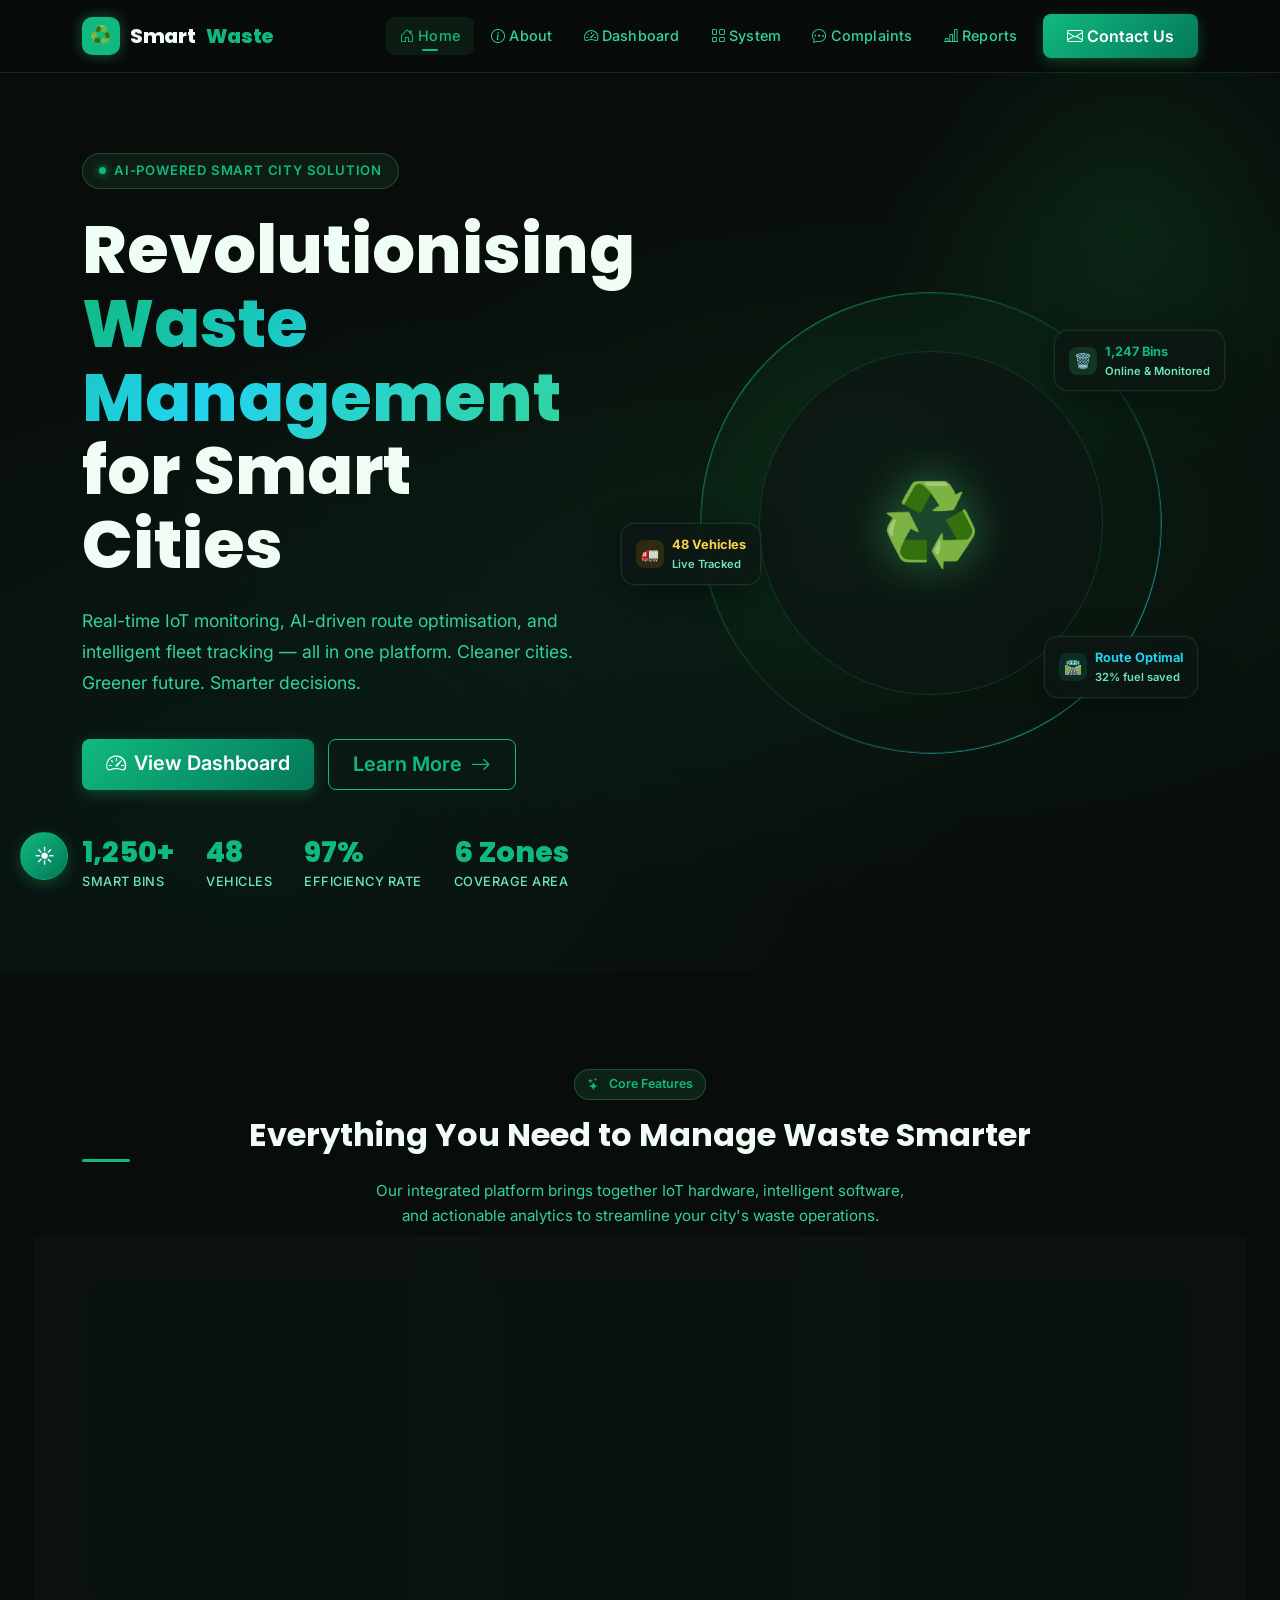
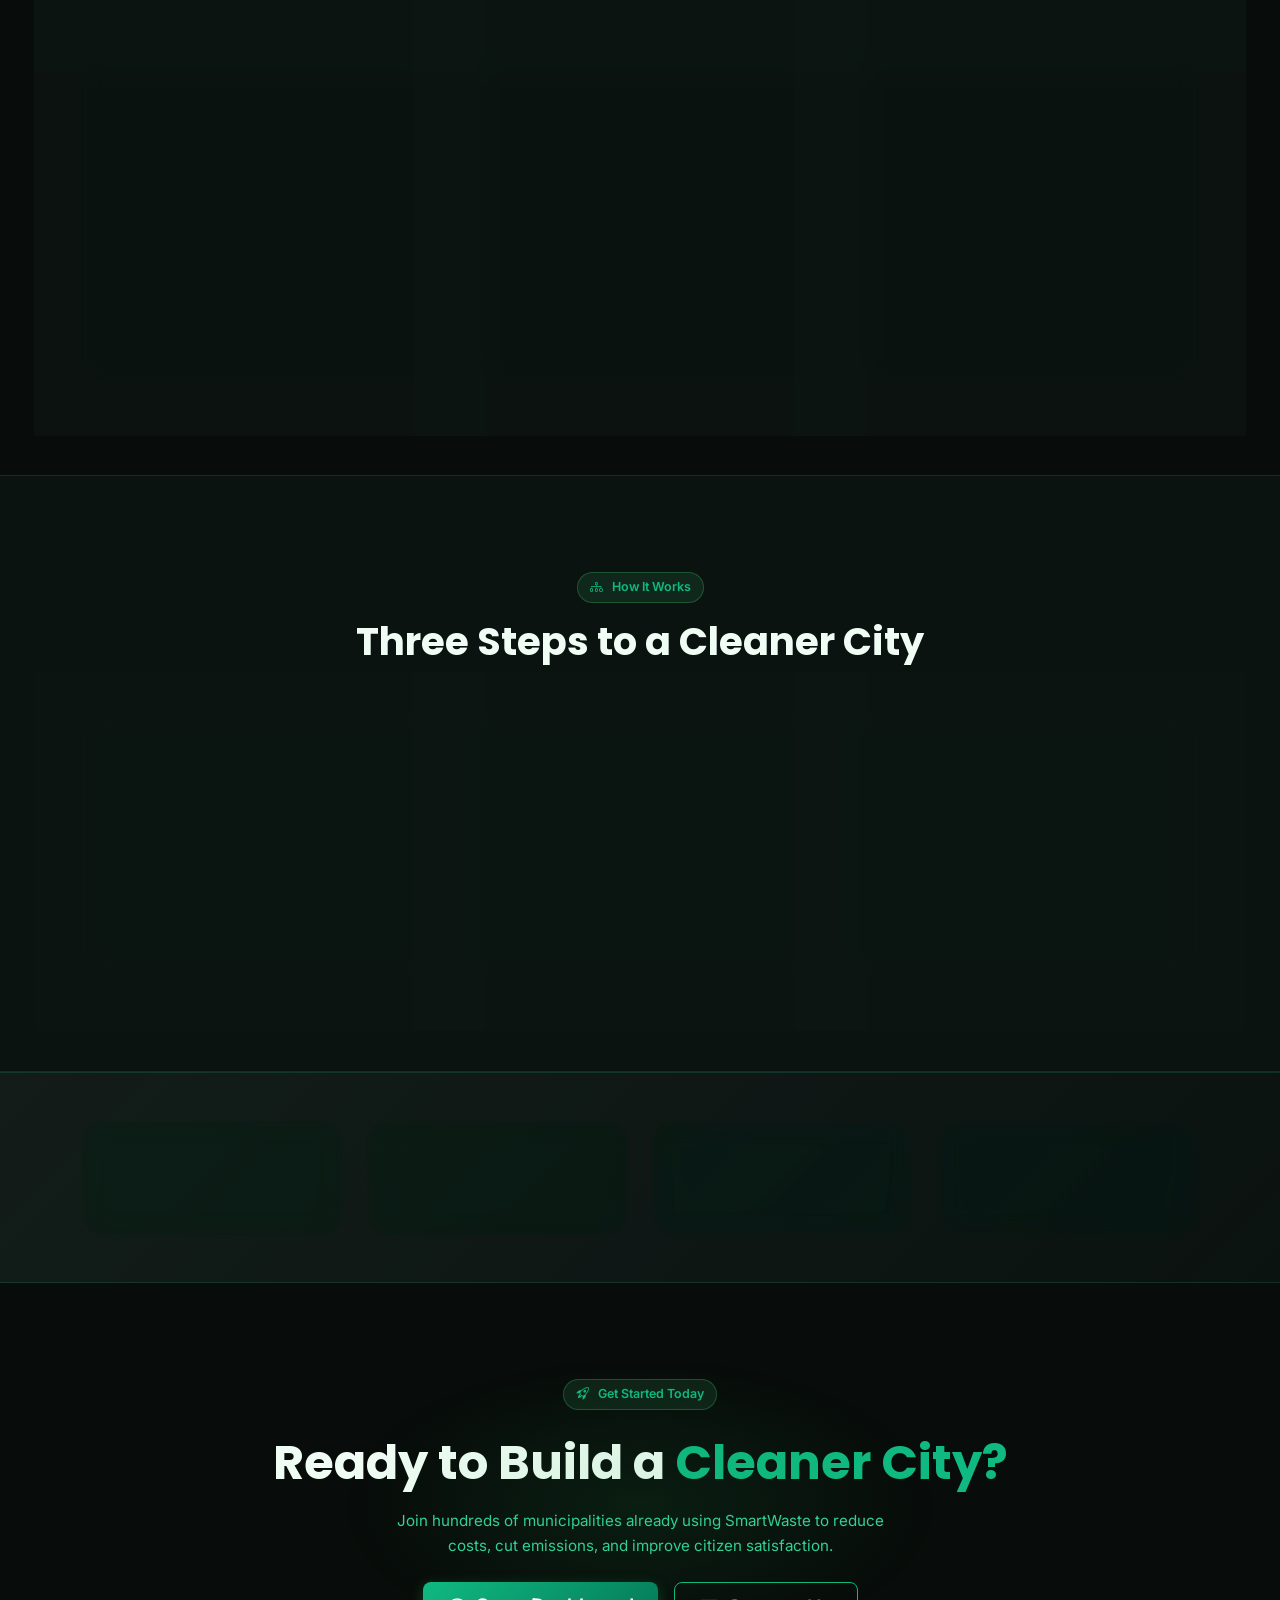
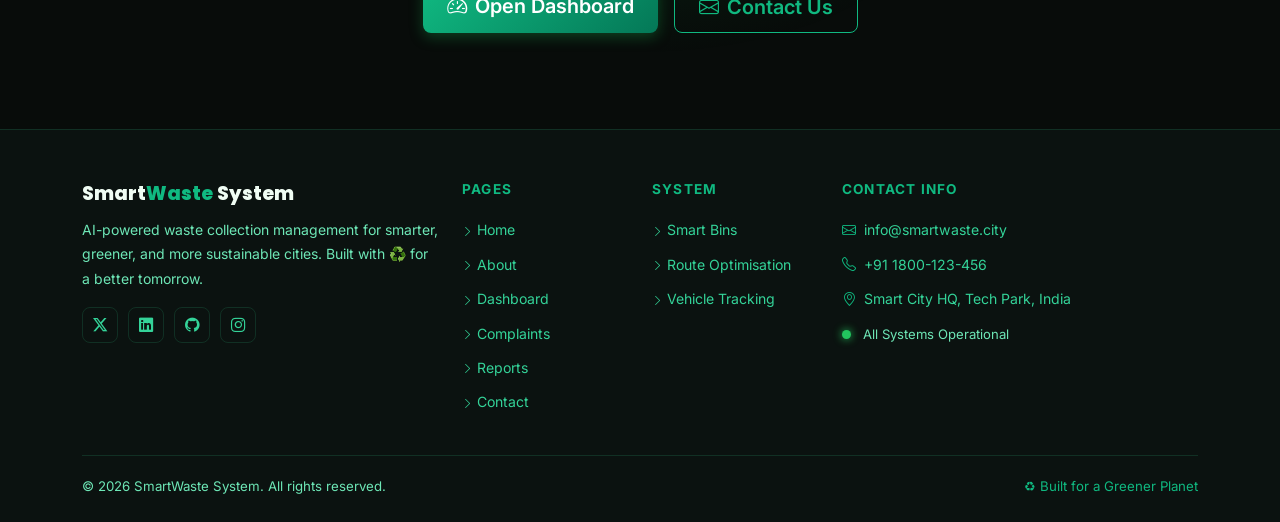
<file: index.html>
<!DOCTYPE html>
<html lang="en">
<head>
  <meta charset="UTF-8" />
  <meta name="viewport" content="width=device-width, initial-scale=1.0" />
  <title>SmartWaste System — Smart Waste Collection for Smarter Cities</title>
  <meta name="description" content="A next-generation smart waste collection system using IoT sensors, AI route optimization, and real-time vehicle tracking for cleaner, greener cities." />

  <!-- Bootstrap 5 -->
  <link rel="stylesheet" href="https://cdn.jsdelivr.net/npm/bootstrap@5.3.3/dist/css/bootstrap.min.css" />
  <!-- Bootstrap Icons -->
  <link rel="stylesheet" href="https://cdn.jsdelivr.net/npm/bootstrap-icons@1.11.3/font/bootstrap-icons.min.css" />
  <!-- Custom CSS -->
  <link rel="stylesheet" href="css/style.css" />
  <link rel="stylesheet" href="css/home.css" />
</head>
<body>

<!-- ═══════════════════════════════════════════════════════
     NAVBAR
════════════════════════════════════════════════════════ -->
<nav class="navbar navbar-expand-lg" id="mainNav" aria-label="Main navigation">
  <div class="container">
    <a class="navbar-brand" href="index.html">
      <div class="brand-icon">♻️</div>
      Smart<span>Waste</span>
    </a>
    <button class="navbar-toggler" type="button" data-bs-toggle="collapse"
            data-bs-target="#navbarMain" aria-controls="navbarMain"
            aria-expanded="false" aria-label="Toggle navigation">
      <span class="navbar-toggler-icon"></span>
    </button>
    <div class="collapse navbar-collapse" id="navbarMain">
      <ul class="navbar-nav ms-auto align-items-lg-center gap-1">
        <li class="nav-item"><a class="nav-link active" href="index.html"><i class="bi bi-house-door me-1"></i>Home</a></li>
        <li class="nav-item"><a class="nav-link" href="about.html"><i class="bi bi-info-circle me-1"></i>About</a></li>
        <li class="nav-item"><a class="nav-link" href="dashboard.html"><i class="bi bi-speedometer2 me-1"></i>Dashboard</a></li>
        <li class="nav-item dropdown">
          <a class="nav-link dropdown-toggle" href="#" id="systemDropdown" role="button"
             data-bs-toggle="dropdown" aria-expanded="false">
            <i class="bi bi-grid me-1"></i>System
          </a>
          <ul class="dropdown-menu dropdown-menu-dark border-eco" aria-labelledby="systemDropdown"
              style="background:var(--bg-card);min-width:200px;">
            <li><a class="dropdown-item text-eco" href="smart-bins.html"><i class="bi bi-trash3 me-2 text-accent"></i>Smart Bins</a></li>
            <li><a class="dropdown-item text-eco" href="route-optimization.html"><i class="bi bi-signpost-split me-2 text-accent"></i>Route Optimization</a></li>
            <li><a class="dropdown-item text-eco" href="vehicle-tracking.html"><i class="bi bi-truck me-2 text-accent"></i>Vehicle Tracking</a></li>
          </ul>
        </li>
        <li class="nav-item"><a class="nav-link" href="complaints.html"><i class="bi bi-chat-dots me-1"></i>Complaints</a></li>
        <li class="nav-item"><a class="nav-link" href="reports.html"><i class="bi bi-bar-chart-line me-1"></i>Reports</a></li>
        <li class="nav-item ms-lg-2">
          <a class="btn btn-eco" href="contact.html" id="navContactBtn">
            <i class="bi bi-envelope me-1"></i>Contact Us
          </a>
        </li>
      </ul>
    </div>
  </div>
</nav>

<!-- ═══════════════════════════════════════════════════════
     HERO SECTION
════════════════════════════════════════════════════════ -->
<section class="hero-section" id="heroSection" aria-label="Hero">
  <div class="container">
    <div class="row align-items-center g-5">

      <!-- Left Column -->
      <div class="col-lg-6">
        <div class="hero-eyebrow">
          <span class="dot"></span> AI-Powered Smart City Solution
        </div>
        <h1 class="hero-title">
          Revolutionising<br>
          <span class="gradient-text">Waste Management</span><br>
          for Smart Cities
        </h1>
        <p class="hero-subtitle">
          Real-time IoT monitoring, AI-driven route optimisation, and intelligent fleet
          tracking — all in one platform. Cleaner cities. Greener future. Smarter decisions.
        </p>
        <div class="hero-actions">
          <a href="dashboard.html" class="btn btn-eco btn-lg" id="heroDashboardBtn">
            <i class="bi bi-speedometer2 me-2"></i>View Dashboard
          </a>
          <a href="about.html" class="btn btn-eco-outline btn-lg" id="heroLearnBtn">
            Learn More <i class="bi bi-arrow-right ms-1"></i>
          </a>
        </div>
        <div class="hero-stats">
          <div class="hero-stat-item">
            <span class="stat-number">1,250+</span>
            <span class="stat-label">Smart Bins</span>
          </div>
          <div class="hero-stat-item">
            <span class="stat-number">48</span>
            <span class="stat-label">Vehicles</span>
          </div>
          <div class="hero-stat-item">
            <span class="stat-number">97%</span>
            <span class="stat-label">Efficiency Rate</span>
          </div>
          <div class="hero-stat-item">
            <span class="stat-number">6 Zones</span>
            <span class="stat-label">Coverage Area</span>
          </div>
        </div>
      </div>

      <!-- Right Column — Visual -->
      <div class="col-lg-6">
        <div class="hero-visual">
          <div class="hero-globe">
            <div class="globe-inner">
              <div class="globe-core">♻️</div>
            </div>
          </div>
          <!-- Orbit Cards -->
          <div class="orbit-card card-bins">
            <div class="orbit-icon" style="background:rgba(74,222,128,0.15);">🗑️</div>
            <div>
              <div style="color:var(--accent);font-weight:700;">1,247 Bins</div>
              <div style="font-size:0.7rem;color:var(--text-muted);">Online & Monitored</div>
            </div>
          </div>
          <div class="orbit-card card-route">
            <div class="orbit-icon" style="background:rgba(20,184,166,0.15);">🛣️</div>
            <div>
              <div style="color:var(--secondary-light);font-weight:700;">Route Optimal</div>
              <div style="font-size:0.7rem;color:var(--text-muted);">32% fuel saved</div>
            </div>
          </div>
          <div class="orbit-card card-alert">
            <div class="orbit-icon" style="background:rgba(245,158,11,0.15);">🚛</div>
            <div>
              <div style="color:#fcd34d;font-weight:700;">48 Vehicles</div>
              <div style="font-size:0.7rem;color:var(--text-muted);">Live Tracked</div>
            </div>
          </div>
        </div>
      </div>

    </div>
  </div>
</section>

<!-- ═══════════════════════════════════════════════════════
     FEATURES SECTION
════════════════════════════════════════════════════════ -->
<section class="features-section" id="featuresSection" aria-label="Features">
  <div class="container">
    <div class="text-center mb-5">
      <span class="stat-badge mb-3"><i class="bi bi-stars me-1"></i>Core Features</span>
      <h2 class="section-heading mx-auto" style="display:block;margin-bottom:1.5rem !important;">
        Everything You Need to Manage Waste Smarter
      </h2>
      <p class="text-eco mx-auto" style="max-width:540px;font-size:0.95rem;">
        Our integrated platform brings together IoT hardware, intelligent software, and
        actionable analytics to streamline your city's waste operations.
      </p>
    </div>

    <div class="row g-4">
      <!-- Feature 1 -->
      <div class="col-md-6 col-lg-4">
        <div class="eco-card h-100" id="featureSmartBins">
          <div class="feature-icon-wrapper">🗑️</div>
          <div class="feature-title">IoT Smart Bins</div>
          <p class="feature-desc">
            Sensor-equipped bins monitor fill levels, temperature, and status in real time.
            Automated alerts when bins reach capacity thresholds.
          </p>
          <a href="smart-bins.html" class="btn btn-eco-outline btn-sm mt-3">
            Explore <i class="bi bi-arrow-right ms-1"></i>
          </a>
        </div>
      </div>
      <!-- Feature 2 -->
      <div class="col-md-6 col-lg-4">
        <div class="eco-card h-100" id="featureRoute">
          <div class="feature-icon-wrapper">🗺️</div>
          <div class="feature-title">AI Route Optimisation</div>
          <p class="feature-desc">
            Machine learning algorithms generate the most efficient collection routes daily,
            reducing fuel consumption by up to 32% and cutting emissions significantly.
          </p>
          <a href="route-optimization.html" class="btn btn-eco-outline btn-sm mt-3">
            Explore <i class="bi bi-arrow-right ms-1"></i>
          </a>
        </div>
      </div>
      <!-- Feature 3 -->
      <div class="col-md-6 col-lg-4">
        <div class="eco-card h-100" id="featureVehicle">
          <div class="feature-icon-wrapper">🚛</div>
          <div class="feature-title">Live Vehicle Tracking</div>
          <p class="feature-desc">
            GPS-enabled fleet management with live maps, driver performance scores,
            maintenance scheduling, and fuel consumption analytics.
          </p>
          <a href="vehicle-tracking.html" class="btn btn-eco-outline btn-sm mt-3">
            Explore <i class="bi bi-arrow-right ms-1"></i>
          </a>
        </div>
      </div>
      <!-- Feature 4 -->
      <div class="col-md-6 col-lg-4">
        <div class="eco-card h-100" id="featureDashboard">
          <div class="feature-icon-wrapper">📊</div>
          <div class="feature-title">Analytics Dashboard</div>
          <p class="feature-desc">
            Comprehensive KPI dashboards with interactive charts, trend analysis,
            and custom date-range reporting for data-driven decision making.
          </p>
          <a href="dashboard.html" class="btn btn-eco-outline btn-sm mt-3">
            Explore <i class="bi bi-arrow-right ms-1"></i>
          </a>
        </div>
      </div>
      <!-- Feature 5 -->
      <div class="col-md-6 col-lg-4">
        <div class="eco-card h-100" id="featureComplaints">
          <div class="feature-icon-wrapper">📝</div>
          <div class="feature-title">Citizen Complaints Portal</div>
          <p class="feature-desc">
            Residents can report issues directly. Automated ticket routing, status tracking,
            and resolution notifications keep citizens informed and engaged.
          </p>
          <a href="complaints.html" class="btn btn-eco-outline btn-sm mt-3">
            Explore <i class="bi bi-arrow-right ms-1"></i>
          </a>
        </div>
      </div>
      <!-- Feature 6 -->
      <div class="col-md-6 col-lg-4">
        <div class="eco-card h-100" id="featureReports">
          <div class="feature-icon-wrapper">📈</div>
          <div class="feature-title">Smart Reports</div>
          <p class="feature-desc">
            Generate, schedule, and export detailed reports on collection efficiency,
            environmental impact, cost savings, and operational performance.
          </p>
          <a href="reports.html" class="btn btn-eco-outline btn-sm mt-3">
            Explore <i class="bi bi-arrow-right ms-1"></i>
          </a>
        </div>
      </div>
    </div>
  </div>
</section>

<!-- ═══════════════════════════════════════════════════════
     HOW IT WORKS
════════════════════════════════════════════════════════ -->
<section class="how-section" id="howItWorks" aria-label="How it works">
  <div class="container">
    <div class="text-center mb-5">
      <span class="stat-badge mb-3"><i class="bi bi-diagram-3 me-1"></i>How It Works</span>
      <h2 style="font-size:clamp(1.6rem,3.5vw,2.4rem);">Three Steps to a Cleaner City</h2>
    </div>
    <div class="row g-4 text-center">
      <div class="col-md-4">
        <div class="eco-card h-100 p-4" id="step1">
          <div class="step-number">1</div>
          <h5 style="color:var(--text-primary);margin-bottom:0.75rem;">Sensors Detect</h5>
          <p class="feature-desc">
            IoT sensors embedded in every bin continuously measure fill levels,
            battery status, and environmental conditions, sending data every 15 minutes.
          </p>
        </div>
      </div>
      <div class="col-md-4">
        <div class="eco-card h-100 p-4" id="step2">
          <div class="step-number">2</div>
          <h5 style="color:var(--text-primary);margin-bottom:0.75rem;">AI Optimises</h5>
          <p class="feature-desc">
            Our AI engine processes sensor data, weather, traffic, and historical patterns
            to build the most efficient daily collection routes automatically.
          </p>
        </div>
      </div>
      <div class="col-md-4">
        <div class="eco-card h-100 p-4" id="step3">
          <div class="step-number">3</div>
          <h5 style="color:var(--text-primary);margin-bottom:0.75rem;">Teams Execute</h5>
          <p class="feature-desc">
            Drivers receive optimised routes on their devices. Operations managers track
            progress in real time. Reports are auto-generated after each collection cycle.
          </p>
        </div>
      </div>
    </div>
  </div>
</section>

<!-- ═══════════════════════════════════════════════════════
     STATS BAND
════════════════════════════════════════════════════════ -->
<section class="py-5" id="statsBand" aria-label="System statistics"
         style="background:linear-gradient(135deg,var(--bg-card2),var(--bg-card));border-top:1px solid var(--border);border-bottom:1px solid var(--border);">
  <div class="container">
    <div class="row g-4 text-center">
      <div class="col-6 col-md-3">
        <div class="eco-card p-3" id="stat1">
          <div style="font-size:2.2rem;font-weight:800;color:var(--accent);font-family:'Poppins',sans-serif;">1,250</div>
          <div class="text-eco-muted" style="font-size:0.82rem;text-transform:uppercase;letter-spacing:0.5px;font-weight:600;">Smart Bins</div>
        </div>
      </div>
      <div class="col-6 col-md-3">
        <div class="eco-card p-3" id="stat2">
          <div style="font-size:2.2rem;font-weight:800;color:var(--secondary-light);font-family:'Poppins',sans-serif;">48</div>
          <div class="text-eco-muted" style="font-size:0.82rem;text-transform:uppercase;letter-spacing:0.5px;font-weight:600;">Vehicles</div>
        </div>
      </div>
      <div class="col-6 col-md-3">
        <div class="eco-card p-3" id="stat3">
          <div style="font-size:2.2rem;font-weight:800;color:#fcd34d;font-family:'Poppins',sans-serif;">32%</div>
          <div class="text-eco-muted" style="font-size:0.82rem;text-transform:uppercase;letter-spacing:0.5px;font-weight:600;">Fuel Saved</div>
        </div>
      </div>
      <div class="col-6 col-md-3">
        <div class="eco-card p-3" id="stat4">
          <div style="font-size:2.2rem;font-weight:800;color:#f87171;font-family:'Poppins',sans-serif;">97%</div>
          <div class="text-eco-muted" style="font-size:0.82rem;text-transform:uppercase;letter-spacing:0.5px;font-weight:600;">Efficiency Rate</div>
        </div>
      </div>
    </div>
  </div>
</section>

<!-- ═══════════════════════════════════════════════════════
     CTA
════════════════════════════════════════════════════════ -->
<section class="cta-section" id="ctaSection" aria-label="Call to action">
  <div class="container">
    <span class="stat-badge mb-4"><i class="bi bi-rocket-takeoff me-1"></i>Get Started Today</span>
    <h2 class="mb-3">
      Ready to Build a <span style="color:var(--accent);">Cleaner City?</span>
    </h2>
    <p class="text-eco mx-auto mb-4" style="max-width:500px;font-size:0.95rem;">
      Join hundreds of municipalities already using SmartWaste to reduce costs,
      cut emissions, and improve citizen satisfaction.
    </p>
    <div class="d-flex gap-3 justify-content-center flex-wrap">
      <a href="dashboard.html" class="btn btn-eco btn-lg" id="ctaDashBtn">
        <i class="bi bi-speedometer2 me-2"></i>Open Dashboard
      </a>
      <a href="contact.html" class="btn btn-eco-outline btn-lg" id="ctaContactBtn">
        <i class="bi bi-envelope me-2"></i>Contact Us
      </a>
    </div>
  </div>
</section>

<!-- ═══════════════════════════════════════════════════════
     FOOTER
════════════════════════════════════════════════════════ -->
<footer aria-label="Site footer">
  <div class="container">
    <div class="row g-4">
      <!-- Brand -->
      <div class="col-lg-4">
        <div class="footer-brand mb-2">Smart<span>Waste</span> System</div>
        <p class="text-eco-muted" style="font-size:0.875rem;line-height:1.75;margin-bottom:1rem;">
          AI-powered waste collection management for smarter, greener, and more sustainable cities.
          Built with ♻️ for a better tomorrow.
        </p>
        <div class="footer-social">
          <a href="#" aria-label="Twitter"><i class="bi bi-twitter-x"></i></a>
          <a href="#" aria-label="LinkedIn"><i class="bi bi-linkedin"></i></a>
          <a href="#" aria-label="GitHub"><i class="bi bi-github"></i></a>
          <a href="#" aria-label="Instagram"><i class="bi bi-instagram"></i></a>
        </div>
      </div>

      <!-- Pages -->
      <div class="col-lg-2 col-sm-6">
        <div class="footer-heading">Pages</div>
        <ul class="footer-links">
          <li><a href="index.html"><i class="bi bi-chevron-right me-1" style="font-size:0.7rem;"></i>Home</a></li>
          <li><a href="about.html"><i class="bi bi-chevron-right me-1" style="font-size:0.7rem;"></i>About</a></li>
          <li><a href="dashboard.html"><i class="bi bi-chevron-right me-1" style="font-size:0.7rem;"></i>Dashboard</a></li>
          <li><a href="complaints.html"><i class="bi bi-chevron-right me-1" style="font-size:0.7rem;"></i>Complaints</a></li>
          <li><a href="reports.html"><i class="bi bi-chevron-right me-1" style="font-size:0.7rem;"></i>Reports</a></li>
          <li><a href="contact.html"><i class="bi bi-chevron-right me-1" style="font-size:0.7rem;"></i>Contact</a></li>
        </ul>
      </div>

      <!-- System -->
      <div class="col-lg-2 col-sm-6">
        <div class="footer-heading">System</div>
        <ul class="footer-links">
          <li><a href="smart-bins.html"><i class="bi bi-chevron-right me-1" style="font-size:0.7rem;"></i>Smart Bins</a></li>
          <li><a href="route-optimization.html"><i class="bi bi-chevron-right me-1" style="font-size:0.7rem;"></i>Route Optimisation</a></li>
          <li><a href="vehicle-tracking.html"><i class="bi bi-chevron-right me-1" style="font-size:0.7rem;"></i>Vehicle Tracking</a></li>
        </ul>
      </div>

      <!-- Contact Info -->
      <div class="col-lg-4">
        <div class="footer-heading">Contact Info</div>
        <ul class="footer-links">
          <li><a href="mailto:info@smartwaste.city"><i class="bi bi-envelope me-2 text-accent"></i>info@smartwaste.city</a></li>
          <li><a href="tel:+911800123456"><i class="bi bi-telephone me-2 text-accent"></i>+91 1800-123-456</a></li>
          <li><a href="#"><i class="bi bi-geo-alt me-2 text-accent"></i>Smart City HQ, Tech Park, India</a></li>
          <li class="mt-2">
            <span class="status-dot online me-2"></span>
            <span style="font-size:0.82rem;color:var(--text-muted);">All Systems Operational</span>
          </li>
        </ul>
      </div>
    </div>

    <div class="footer-bottom d-flex flex-wrap justify-content-between align-items-center gap-2">
      <span>© <span class="footer-year"></span> SmartWaste System. All rights reserved.</span>
      <span style="color:var(--accent);">♻ Built for a Greener Planet</span>
    </div>
  </div>
</footer>

<!-- Bootstrap JS -->
<script src="https://cdn.jsdelivr.net/npm/bootstrap@5.3.3/dist/js/bootstrap.bundle.min.js"></script>
<!-- Global JS -->
<script src="js/storage.js"></script>
<script src="js/main.js"></script>
</body>
</html>
</file>
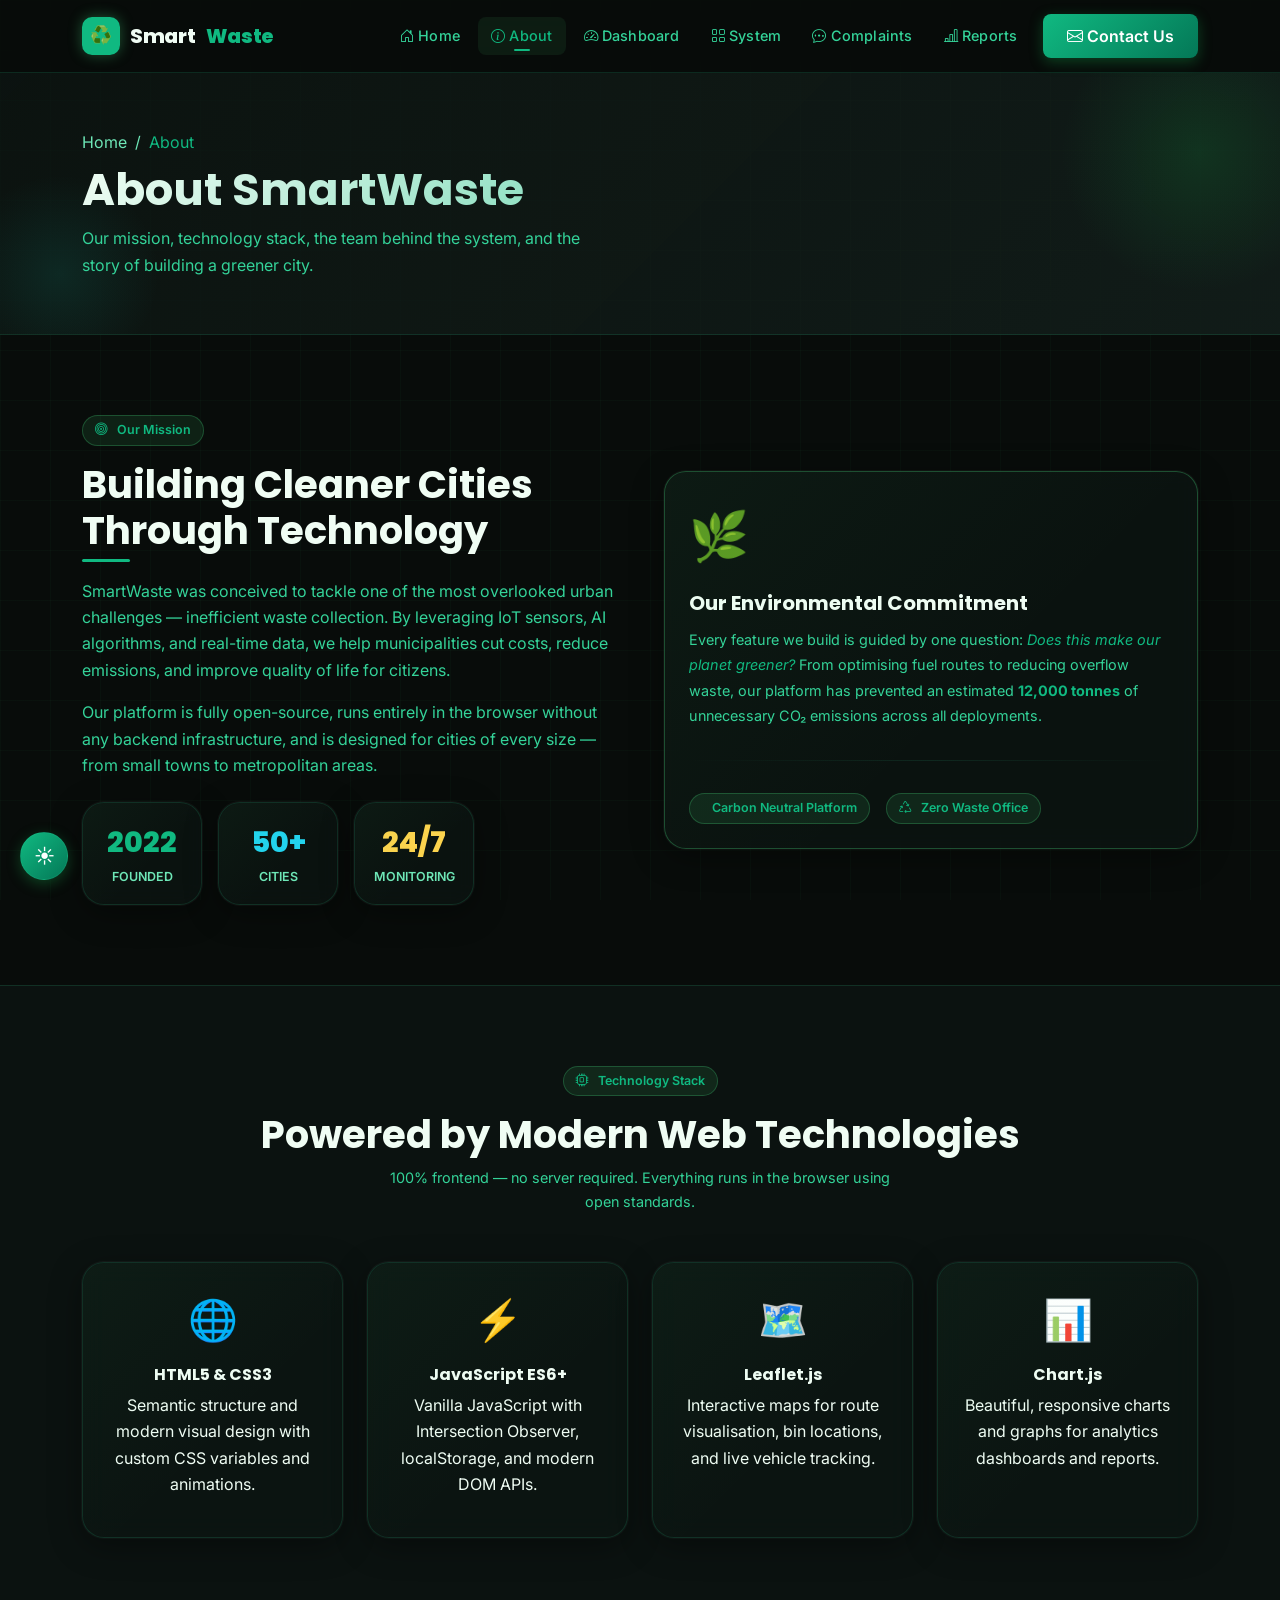
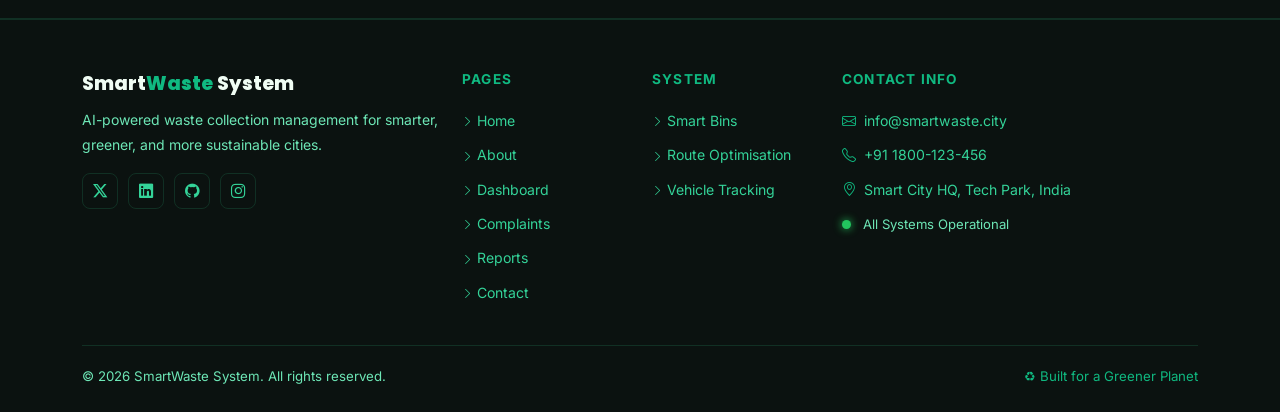
<file: about.html>
<!DOCTYPE html>
<html lang="en">
<head>
  <meta charset="UTF-8" />
  <meta name="viewport" content="width=device-width, initial-scale=1.0" />
  <title>About — SmartWaste System</title>
  <meta name="description" content="Learn about the SmartWaste System — our mission, technology, and the team behind the smart waste collection platform." />

  <link rel="stylesheet" href="https://cdn.jsdelivr.net/npm/bootstrap@5.3.3/dist/css/bootstrap.min.css" />
  <link rel="stylesheet" href="https://cdn.jsdelivr.net/npm/bootstrap-icons@1.11.3/font/bootstrap-icons.min.css" />
  <link rel="stylesheet" href="css/style.css" />
</head>
<body>

<!-- NAVBAR -->
<nav class="navbar navbar-expand-lg" id="mainNav" aria-label="Main navigation">
  <div class="container">
    <a class="navbar-brand" href="index.html">
      <div class="brand-icon">♻️</div>
      Smart<span>Waste</span>
    </a>
    <button class="navbar-toggler" type="button" data-bs-toggle="collapse"
            data-bs-target="#navbarMain" aria-controls="navbarMain"
            aria-expanded="false" aria-label="Toggle navigation">
      <span class="navbar-toggler-icon"></span>
    </button>
    <div class="collapse navbar-collapse" id="navbarMain">
      <ul class="navbar-nav ms-auto align-items-lg-center gap-1">
        <li class="nav-item"><a class="nav-link" href="index.html"><i class="bi bi-house-door me-1"></i>Home</a></li>
        <li class="nav-item"><a class="nav-link active" href="about.html"><i class="bi bi-info-circle me-1"></i>About</a></li>
        <li class="nav-item"><a class="nav-link" href="dashboard.html"><i class="bi bi-speedometer2 me-1"></i>Dashboard</a></li>
        <li class="nav-item dropdown">
          <a class="nav-link dropdown-toggle" href="#" id="systemDropdown" role="button"
             data-bs-toggle="dropdown" aria-expanded="false">
            <i class="bi bi-grid me-1"></i>System
          </a>
          <ul class="dropdown-menu dropdown-menu-dark border-eco" aria-labelledby="systemDropdown"
              style="background:var(--bg-card);min-width:200px;">
            <li><a class="dropdown-item text-eco" href="smart-bins.html"><i class="bi bi-trash3 me-2 text-accent"></i>Smart Bins</a></li>
            <li><a class="dropdown-item text-eco" href="route-optimization.html"><i class="bi bi-signpost-split me-2 text-accent"></i>Route Optimization</a></li>
            <li><a class="dropdown-item text-eco" href="vehicle-tracking.html"><i class="bi bi-truck me-2 text-accent"></i>Vehicle Tracking</a></li>
          </ul>
        </li>
        <li class="nav-item"><a class="nav-link" href="complaints.html"><i class="bi bi-chat-dots me-1"></i>Complaints</a></li>
        <li class="nav-item"><a class="nav-link" href="reports.html"><i class="bi bi-bar-chart-line me-1"></i>Reports</a></li>
        <li class="nav-item ms-lg-2">
          <a class="btn btn-eco" href="contact.html" id="navContactBtn">
            <i class="bi bi-envelope me-1"></i>Contact Us
          </a>
        </li>
      </ul>
    </div>
  </div>
</nav>

<!-- PAGE HERO -->
<section class="page-hero" aria-label="Page header">
  <div class="container page-hero-content">
    <nav aria-label="breadcrumb">
      <ol class="breadcrumb">
        <li class="breadcrumb-item"><a href="index.html">Home</a></li>
        <li class="breadcrumb-item active">About</li>
      </ol>
    </nav>
    <h1 class="mt-2">About SmartWaste</h1>
    <p class="text-eco mt-2" style="max-width:520px;">
      Our mission, technology stack, the team behind the system, and the story of building a greener city.
    </p>
  </div>
</section>

<!-- MAIN CONTENT -->
<main>

  <!-- Mission -->
  <section class="py-6" id="missionSection" style="padding:5rem 0;">
    <div class="container">
      <div class="row align-items-center g-5">
        <div class="col-lg-6">
          <span class="stat-badge mb-3"><i class="bi bi-bullseye me-1"></i>Our Mission</span>
          <h2 class="section-heading mb-4" style="font-size:clamp(1.6rem,3.5vw,2.4rem);">
            Building Cleaner Cities Through Technology
          </h2>
          <p class="text-eco mb-3">
            SmartWaste was conceived to tackle one of the most overlooked urban challenges —
            inefficient waste collection. By leveraging IoT sensors, AI algorithms, and
            real-time data, we help municipalities cut costs, reduce emissions, and
            improve quality of life for citizens.
          </p>
          <p class="text-eco mb-4">
            Our platform is fully open-source, runs entirely in the browser without any
            backend infrastructure, and is designed for cities of every size — from small
            towns to metropolitan areas.
          </p>
          <div class="d-flex gap-3 flex-wrap">
            <div class="eco-card p-3 text-center" style="min-width:120px;">
              <div style="font-size:1.8rem;font-weight:800;color:var(--accent);font-family:'Poppins',sans-serif;">2022</div>
              <div class="text-eco-muted" style="font-size:0.78rem;font-weight:600;text-transform:uppercase;">Founded</div>
            </div>
            <div class="eco-card p-3 text-center" style="min-width:120px;">
              <div style="font-size:1.8rem;font-weight:800;color:var(--secondary-light);font-family:'Poppins',sans-serif;">50+</div>
              <div class="text-eco-muted" style="font-size:0.78rem;font-weight:600;text-transform:uppercase;">Cities</div>
            </div>
            <div class="eco-card p-3 text-center" style="min-width:120px;">
              <div style="font-size:1.8rem;font-weight:800;color:#fcd34d;font-family:'Poppins',sans-serif;">24/7</div>
              <div class="text-eco-muted" style="font-size:0.78rem;font-weight:600;text-transform:uppercase;">Monitoring</div>
            </div>
          </div>
        </div>
        <div class="col-lg-6">
          <div class="eco-card p-4" style="border-color:rgba(74,222,128,0.3);">
            <div style="font-size:3rem;margin-bottom:1rem;">🌿</div>
            <h5 style="color:var(--text-primary);margin-bottom:0.75rem;">Our Environmental Commitment</h5>
            <p class="text-eco" style="font-size:0.9rem;line-height:1.75;">
              Every feature we build is guided by one question: <em style="color:var(--accent);">Does this make our
              planet greener?</em> From optimising fuel routes to reducing overflow waste, our
              platform has prevented an estimated <strong style="color:var(--accent);">12,000 tonnes</strong>
              of unnecessary CO₂ emissions across all deployments.
            </p>
            <hr class="glow-divider" />
            <div class="d-flex gap-3 flex-wrap">
              <span class="stat-badge"><i class="bi bi-leaf me-1"></i>Carbon Neutral Platform</span>
              <span class="stat-badge"><i class="bi bi-recycle me-1"></i>Zero Waste Office</span>
            </div>
          </div>
        </div>
      </div>
    </div>
  </section>

  <!-- Technology Stack -->
  <section style="padding:5rem 0;background:var(--bg-card);border-top:1px solid var(--border);border-bottom:1px solid var(--border);" id="techStack">
    <div class="container">
      <div class="text-center mb-5">
        <span class="stat-badge mb-3"><i class="bi bi-cpu me-1"></i>Technology Stack</span>
        <h2 style="font-size:clamp(1.6rem,3.5vw,2.4rem);">Powered by Modern Web Technologies</h2>
        <p class="text-eco mt-2" style="max-width:500px;margin:0 auto;font-size:0.9rem;">
          100% frontend — no server required. Everything runs in the browser using open standards.
        </p>
      </div>
      <div class="row g-4">
        <div class="col-sm-6 col-lg-3">
          <div class="eco-card h-100 text-center p-4" id="tech1">
            <div style="font-size:2.5rem;margin-bottom:0.75rem;">🌐</div>
            <h6 style="color:var(--text-primary);font-weight:700;">HTML5 & CSS3</h6>
            <p class="feature-desc">Semantic structure and modern visual design with custom CSS variables and animations.</p>
          </div>
        </div>
        <div class="col-sm-6 col-lg-3">
          <div class="eco-card h-100 text-center p-4" id="tech2">
            <div style="font-size:2.5rem;margin-bottom:0.75rem;">⚡</div>
            <h6 style="color:var(--text-primary);font-weight:700;">JavaScript ES6+</h6>
            <p class="feature-desc">Vanilla JavaScript with Intersection Observer, localStorage, and modern DOM APIs.</p>
          </div>
        </div>
        <div class="col-sm-6 col-lg-3">
          <div class="eco-card h-100 text-center p-4" id="tech3">
            <div style="font-size:2.5rem;margin-bottom:0.75rem;">🗺️</div>
            <h6 style="color:var(--text-primary);font-weight:700;">Leaflet.js</h6>
            <p class="feature-desc">Interactive maps for route visualisation, bin locations, and live vehicle tracking.</p>
          </div>
        </div>
        <div class="col-sm-6 col-lg-3">
          <div class="eco-card h-100 text-center p-4" id="tech4">
            <div style="font-size:2.5rem;margin-bottom:0.75rem;">📊</div>
            <h6 style="color:var(--text-primary);font-weight:700;">Chart.js</h6>
            <p class="feature-desc">Beautiful, responsive charts and graphs for analytics dashboards and reports.</p>
          </div>
        </div>
      </div>
    </div>
  </section>

  <!-- Team Section -->
  <section style="padding:5rem 0;" id="teamSection">
    <div class="container">
      <div class="text-center mb-5">
        <span class="stat-badge mb-3"><i class="bi bi-people me-1"></i>Our Team</span>
        <h2 style="font-size:clamp(1.6rem,3.5vw,2.4rem);">Meet the People Behind SmartWaste</h2>
      </div>
      <div class="row g-4 justify-content-center">
        <div class="col-sm-6 col-md-4 col-lg-3">
          <div class="eco-card text-center p-4" id="team1">
            <div style="width:72px;height:72px;border-radius:50%;background:linear-gradient(135deg,var(--primary),var(--accent));display:flex;align-items:center;justify-content:center;font-size:1.8rem;margin:0 auto 1rem;">👩‍💼</div>
            <h6 style="color:var(--text-primary);font-weight:700;margin-bottom:0.25rem;">Priya Sharma</h6>
            <div class="stat-badge mb-2" style="font-size:0.72rem;">Project Lead</div>
            <p class="feature-desc" style="font-size:0.82rem;">Smart city strategist with 10+ years in urban infrastructure and sustainability.</p>
          </div>
        </div>
        <div class="col-sm-6 col-md-4 col-lg-3">
          <div class="eco-card text-center p-4" id="team2">
            <div style="width:72px;height:72px;border-radius:50%;background:linear-gradient(135deg,var(--secondary),var(--secondary-light));display:flex;align-items:center;justify-content:center;font-size:1.8rem;margin:0 auto 1rem;">👨‍💻</div>
            <h6 style="color:var(--text-primary);font-weight:700;margin-bottom:0.25rem;">Arjun Patel</h6>
            <div class="stat-badge mb-2" style="font-size:0.72rem;">Lead Developer</div>
            <p class="feature-desc" style="font-size:0.82rem;">Full-stack developer specialising in real-time web applications and IoT integrations.</p>
          </div>
        </div>
        <div class="col-sm-6 col-md-4 col-lg-3">
          <div class="eco-card text-center p-4" id="team3">
            <div style="width:72px;height:72px;border-radius:50%;background:linear-gradient(135deg,#7c3aed,#a78bfa);display:flex;align-items:center;justify-content:center;font-size:1.8rem;margin:0 auto 1rem;">👩‍🔬</div>
            <h6 style="color:var(--text-primary);font-weight:700;margin-bottom:0.25rem;">Meera Nair</h6>
            <div class="stat-badge mb-2" style="font-size:0.72rem;">Data Scientist</div>
            <p class="feature-desc" style="font-size:0.82rem;">AI & ML expert building the route optimisation and predictive analytics engines.</p>
          </div>
        </div>
        <div class="col-sm-6 col-md-4 col-lg-3">
          <div class="eco-card text-center p-4" id="team4">
            <div style="width:72px;height:72px;border-radius:50%;background:linear-gradient(135deg,#f59e0b,#fcd34d);display:flex;align-items:center;justify-content:center;font-size:1.8rem;margin:0 auto 1rem;">👨‍🎨</div>
            <h6 style="color:var(--text-primary);font-weight:700;margin-bottom:0.25rem;">Ravi Krishnan</h6>
            <div class="stat-badge mb-2" style="font-size:0.72rem;">UI/UX Designer</div>
            <p class="feature-desc" style="font-size:0.82rem;">Crafts intuitive, accessible interfaces with a focus on operator and citizen experience.</p>
          </div>
        </div>
      </div>
    </div>
  </section>

</main>

<!-- FOOTER -->
<footer aria-label="Site footer">
  <div class="container">
    <div class="row g-4">
      <div class="col-lg-4">
        <div class="footer-brand mb-2">Smart<span>Waste</span> System</div>
        <p class="text-eco-muted" style="font-size:0.875rem;line-height:1.75;margin-bottom:1rem;">
          AI-powered waste collection management for smarter, greener, and more sustainable cities.
        </p>
        <div class="footer-social">
          <a href="#" aria-label="Twitter"><i class="bi bi-twitter-x"></i></a>
          <a href="#" aria-label="LinkedIn"><i class="bi bi-linkedin"></i></a>
          <a href="#" aria-label="GitHub"><i class="bi bi-github"></i></a>
          <a href="#" aria-label="Instagram"><i class="bi bi-instagram"></i></a>
        </div>
      </div>
      <div class="col-lg-2 col-sm-6">
        <div class="footer-heading">Pages</div>
        <ul class="footer-links">
          <li><a href="index.html"><i class="bi bi-chevron-right me-1" style="font-size:0.7rem;"></i>Home</a></li>
          <li><a href="about.html"><i class="bi bi-chevron-right me-1" style="font-size:0.7rem;"></i>About</a></li>
          <li><a href="dashboard.html"><i class="bi bi-chevron-right me-1" style="font-size:0.7rem;"></i>Dashboard</a></li>
          <li><a href="complaints.html"><i class="bi bi-chevron-right me-1" style="font-size:0.7rem;"></i>Complaints</a></li>
          <li><a href="reports.html"><i class="bi bi-chevron-right me-1" style="font-size:0.7rem;"></i>Reports</a></li>
          <li><a href="contact.html"><i class="bi bi-chevron-right me-1" style="font-size:0.7rem;"></i>Contact</a></li>
        </ul>
      </div>
      <div class="col-lg-2 col-sm-6">
        <div class="footer-heading">System</div>
        <ul class="footer-links">
          <li><a href="smart-bins.html"><i class="bi bi-chevron-right me-1" style="font-size:0.7rem;"></i>Smart Bins</a></li>
          <li><a href="route-optimization.html"><i class="bi bi-chevron-right me-1" style="font-size:0.7rem;"></i>Route Optimisation</a></li>
          <li><a href="vehicle-tracking.html"><i class="bi bi-chevron-right me-1" style="font-size:0.7rem;"></i>Vehicle Tracking</a></li>
        </ul>
      </div>
      <div class="col-lg-4">
        <div class="footer-heading">Contact Info</div>
        <ul class="footer-links">
          <li><a href="mailto:info@smartwaste.city"><i class="bi bi-envelope me-2 text-accent"></i>info@smartwaste.city</a></li>
          <li><a href="tel:+911800123456"><i class="bi bi-telephone me-2 text-accent"></i>+91 1800-123-456</a></li>
          <li><a href="#"><i class="bi bi-geo-alt me-2 text-accent"></i>Smart City HQ, Tech Park, India</a></li>
          <li class="mt-2">
            <span class="status-dot online me-2"></span>
            <span style="font-size:0.82rem;color:var(--text-muted);">All Systems Operational</span>
          </li>
        </ul>
      </div>
    </div>
    <div class="footer-bottom d-flex flex-wrap justify-content-between align-items-center gap-2">
      <span>© <span class="footer-year"></span> SmartWaste System. All rights reserved.</span>
      <span style="color:var(--accent);">♻ Built for a Greener Planet</span>
    </div>
  </div>
</footer>

<script src="https://cdn.jsdelivr.net/npm/bootstrap@5.3.3/dist/js/bootstrap.bundle.min.js"></script>
<script src="js/storage.js"></script>
<script src="js/main.js"></script>
</body>
</html>
</file>
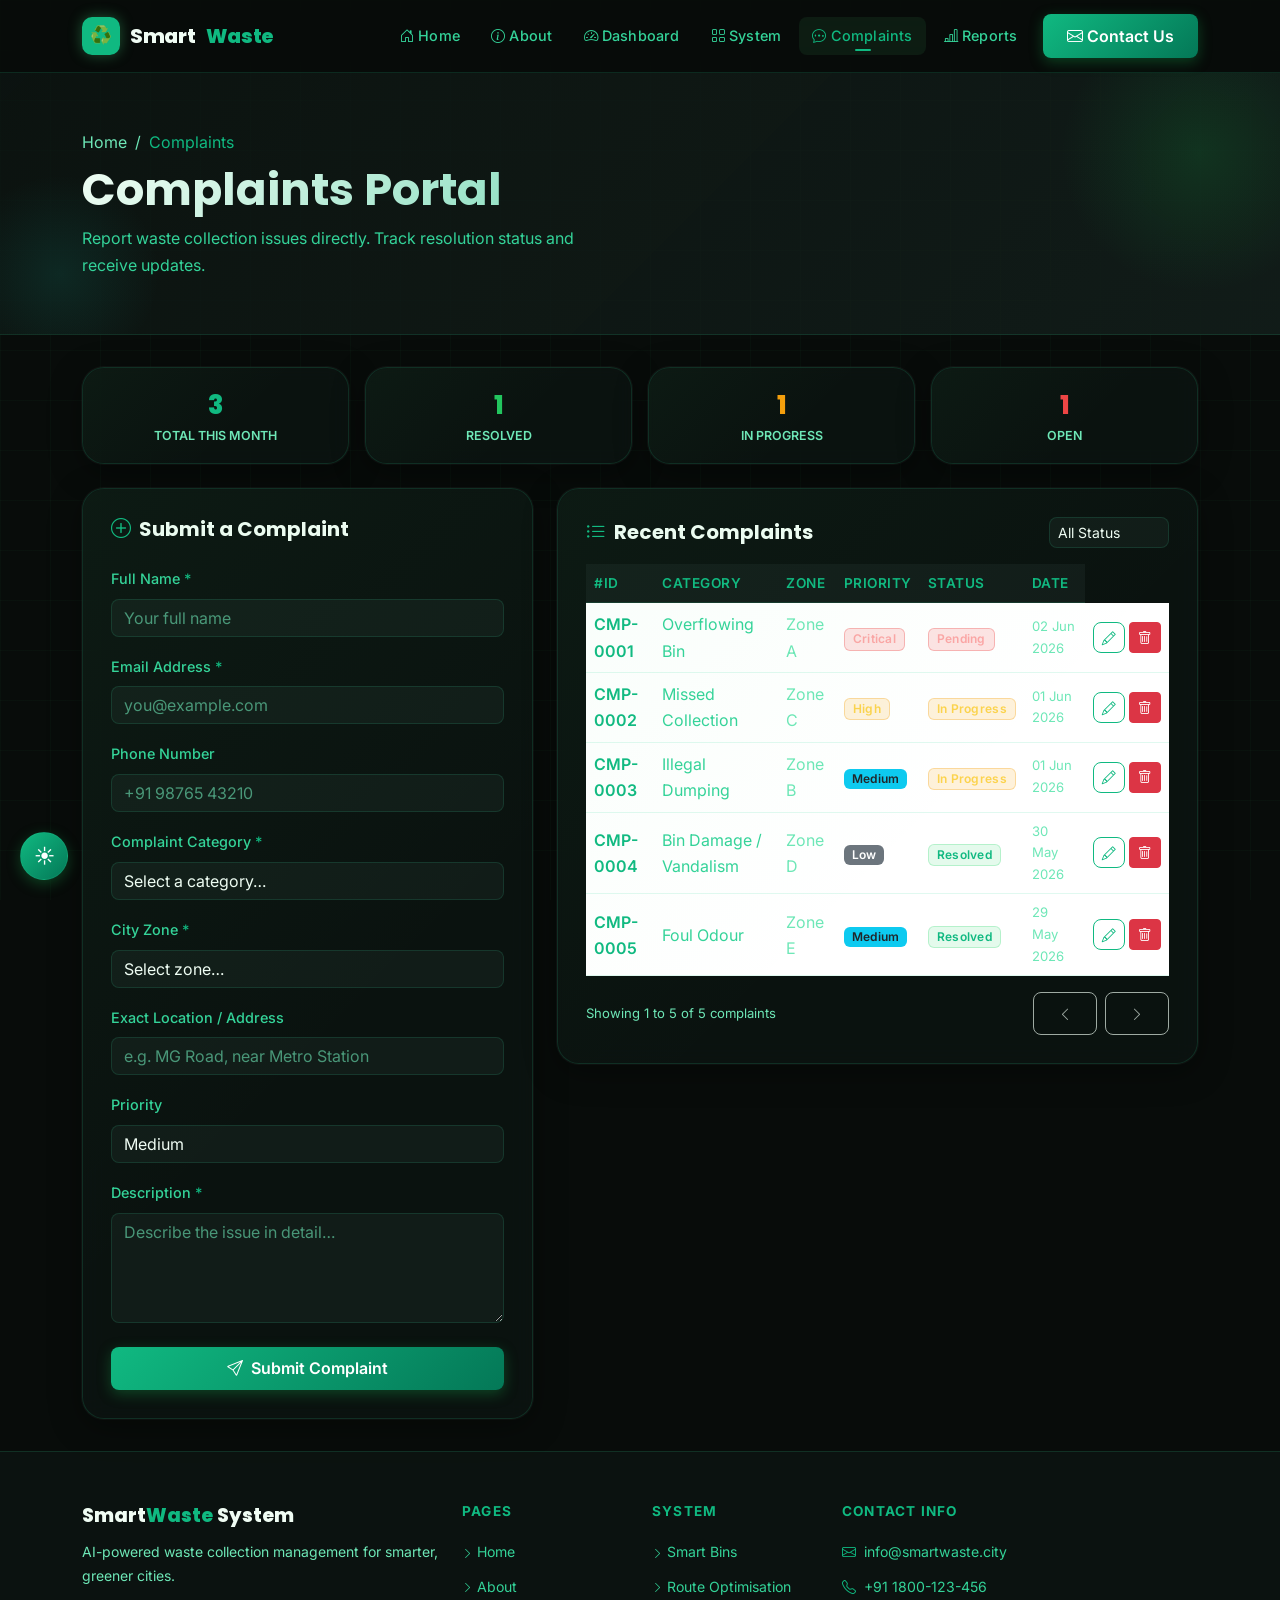
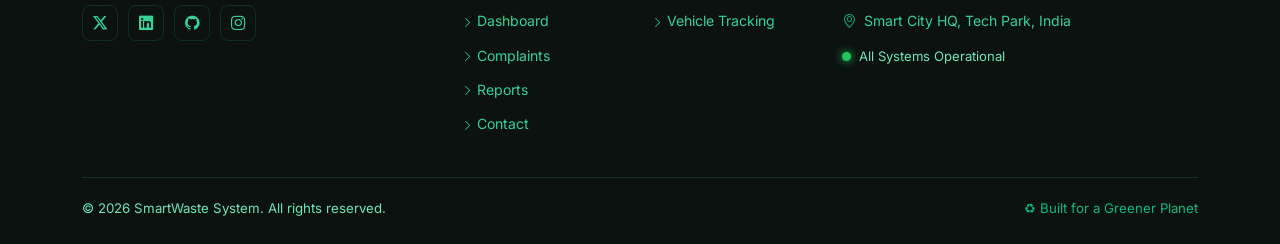
<file: complaints.html>
<!DOCTYPE html>
<html lang="en">
<head>
  <meta charset="UTF-8" />
  <meta name="viewport" content="width=device-width, initial-scale=1.0" />
  <title>Complaints — SmartWaste System</title>
  <meta name="description" content="Submit and track waste collection complaints — report overflowing bins, missed collections, and other issues." />

  <link rel="stylesheet" href="https://cdn.jsdelivr.net/npm/bootstrap@5.3.3/dist/css/bootstrap.min.css" />
  <link rel="stylesheet" href="https://cdn.jsdelivr.net/npm/bootstrap-icons@1.11.3/font/bootstrap-icons.min.css" />
  <link rel="stylesheet" href="css/style.css" />
  <style>
    .complaint-row { transition: background var(--transition); }
    .complaint-row:hover { background: rgba(74,222,128,0.04) !important; }
    .priority-indicator { width: 4px; border-radius: 99px; flex-shrink: 0; }
  </style>
</head>
<body>

<!-- NAVBAR -->
<nav class="navbar navbar-expand-lg" id="mainNav" aria-label="Main navigation">
  <div class="container">
    <a class="navbar-brand" href="index.html">
      <div class="brand-icon">♻️</div>
      Smart<span>Waste</span>
    </a>
    <button class="navbar-toggler" type="button" data-bs-toggle="collapse"
            data-bs-target="#navbarMain" aria-controls="navbarMain"
            aria-expanded="false" aria-label="Toggle navigation">
      <span class="navbar-toggler-icon"></span>
    </button>
    <div class="collapse navbar-collapse" id="navbarMain">
      <ul class="navbar-nav ms-auto align-items-lg-center gap-1">
        <li class="nav-item"><a class="nav-link" href="index.html"><i class="bi bi-house-door me-1"></i>Home</a></li>
        <li class="nav-item"><a class="nav-link" href="about.html"><i class="bi bi-info-circle me-1"></i>About</a></li>
        <li class="nav-item"><a class="nav-link" href="dashboard.html"><i class="bi bi-speedometer2 me-1"></i>Dashboard</a></li>
        <li class="nav-item dropdown">
          <a class="nav-link dropdown-toggle" href="#" id="systemDropdown" role="button"
             data-bs-toggle="dropdown" aria-expanded="false">
            <i class="bi bi-grid me-1"></i>System
          </a>
          <ul class="dropdown-menu dropdown-menu-dark border-eco" aria-labelledby="systemDropdown"
              style="background:var(--bg-card);min-width:200px;">
            <li><a class="dropdown-item text-eco" href="smart-bins.html"><i class="bi bi-trash3 me-2 text-accent"></i>Smart Bins</a></li>
            <li><a class="dropdown-item text-eco" href="route-optimization.html"><i class="bi bi-signpost-split me-2 text-accent"></i>Route Optimization</a></li>
            <li><a class="dropdown-item text-eco" href="vehicle-tracking.html"><i class="bi bi-truck me-2 text-accent"></i>Vehicle Tracking</a></li>
          </ul>
        </li>
        <li class="nav-item"><a class="nav-link active" href="complaints.html"><i class="bi bi-chat-dots me-1"></i>Complaints</a></li>
        <li class="nav-item"><a class="nav-link" href="reports.html"><i class="bi bi-bar-chart-line me-1"></i>Reports</a></li>
        <li class="nav-item ms-lg-2">
          <a class="btn btn-eco" href="contact.html" id="navContactBtn">
            <i class="bi bi-envelope me-1"></i>Contact Us
          </a>
        </li>
      </ul>
    </div>
  </div>
</nav>

<!-- PAGE HERO -->
<section class="page-hero" aria-label="Page header">
  <div class="container page-hero-content">
    <nav aria-label="breadcrumb">
      <ol class="breadcrumb">
        <li class="breadcrumb-item"><a href="index.html">Home</a></li>
        <li class="breadcrumb-item active">Complaints</li>
      </ol>
    </nav>
    <h1 class="mt-2">Complaints Portal</h1>
    <p class="text-eco mt-2" style="max-width:520px;">
      Report waste collection issues directly. Track resolution status and receive updates.
    </p>
  </div>
</section>

<main style="padding:2rem 0;">
  <div class="container">

    <!-- Stats Row -->
    <div class="row g-3 mb-4">
      <div class="col-6 col-md-3">
        <div class="eco-card p-3 text-center" id="cmpStat1">
          <div style="font-size:1.6rem;font-weight:800;color:var(--accent);font-family:'Poppins',sans-serif;">142</div>
          <div class="text-eco-muted" style="font-size:0.78rem;font-weight:600;text-transform:uppercase;">Total This Month</div>
        </div>
      </div>
      <div class="col-6 col-md-3">
        <div class="eco-card p-3 text-center" id="cmpStat2">
          <div style="font-size:1.6rem;font-weight:800;color:#22c55e;font-family:'Poppins',sans-serif;">128</div>
          <div class="text-eco-muted" style="font-size:0.78rem;font-weight:600;text-transform:uppercase;">Resolved</div>
        </div>
      </div>
      <div class="col-6 col-md-3">
        <div class="eco-card p-3 text-center" id="cmpStat3">
          <div style="font-size:1.6rem;font-weight:800;color:#f59e0b;font-family:'Poppins',sans-serif;">7</div>
          <div class="text-eco-muted" style="font-size:0.78rem;font-weight:600;text-transform:uppercase;">In Progress</div>
        </div>
      </div>
      <div class="col-6 col-md-3">
        <div class="eco-card p-3 text-center" id="cmpStat4">
          <div style="font-size:1.6rem;font-weight:800;color:#ef4444;font-family:'Poppins',sans-serif;">7</div>
          <div class="text-eco-muted" style="font-size:0.78rem;font-weight:600;text-transform:uppercase;">Open</div>
        </div>
      </div>
    </div>

    <div class="row g-4">

      <!-- Submit Form -->
      <div class="col-lg-5">
        <div class="eco-card h-100" id="complaintForm">
          <h5 style="color:var(--text-primary);font-weight:700;margin-bottom:1.5rem;">
            <i class="bi bi-plus-circle me-2 text-accent"></i>Submit a Complaint
          </h5>
          <form id="newComplaintForm" novalidate>
            <div class="mb-3">
              <label class="form-label" for="cmpName">Full Name <span class="text-accent">*</span></label>
              <input type="text" class="form-control" id="cmpName" placeholder="Your full name" required>
            </div>
            <div class="mb-3">
              <label class="form-label" for="cmpEmail">Email Address <span class="text-accent">*</span></label>
              <input type="email" class="form-control" id="cmpEmail" placeholder="you@example.com" required>
            </div>
            <div class="mb-3">
              <label class="form-label" for="cmpPhone">Phone Number</label>
              <input type="tel" class="form-control" id="cmpPhone" placeholder="+91 98765 43210">
            </div>
            <div class="mb-3">
              <label class="form-label" for="cmpCategory">Complaint Category <span class="text-accent">*</span></label>
              <select class="form-select" id="cmpCategory" required>
                <option value="">Select a category…</option>
                <option>Overflowing Bin</option>
                <option>Missed Collection</option>
                <option>Bin Damage / Vandalism</option>
                <option>Illegal Dumping</option>
                <option>Foul Odour</option>
                <option>Vehicle Misconduct</option>
                <option>Other</option>
              </select>
            </div>
            <div class="mb-3">
              <label class="form-label" for="cmpZone">City Zone <span class="text-accent">*</span></label>
              <select class="form-select" id="cmpZone" required>
                <option value="">Select zone…</option>
                <option>Zone A — North</option>
                <option>Zone B — East</option>
                <option>Zone C — West</option>
                <option>Zone D — South</option>
                <option>Zone E — Central</option>
                <option>Zone F — Airport</option>
              </select>
            </div>
            <div class="mb-3">
              <label class="form-label" for="cmpLocation">Exact Location / Address</label>
              <input type="text" class="form-control" id="cmpLocation" placeholder="e.g. MG Road, near Metro Station">
            </div>
            <div class="mb-3">
              <label class="form-label" for="cmpPriority">Priority</label>
              <select class="form-select" id="cmpPriority">
                <option value="low">Low</option>
                <option value="medium" selected>Medium</option>
                <option value="high">High</option>
                <option value="critical">Critical</option>
              </select>
            </div>
            <div class="mb-4">
              <label class="form-label" for="cmpDescription">Description <span class="text-accent">*</span></label>
              <textarea class="form-control" id="cmpDescription" rows="4"
                placeholder="Describe the issue in detail…" required></textarea>
            </div>
            <button type="submit" class="btn btn-eco w-100" id="submitComplaintBtn">
              <i class="bi bi-send me-2"></i>Submit Complaint
            </button>
          </form>
        </div>
      </div>

      <!-- Complaints Table -->
      <div class="col-lg-7">
        <div class="eco-card">
          <div class="d-flex justify-content-between align-items-center mb-3 flex-wrap gap-2">
            <h5 style="color:var(--text-primary);font-weight:700;margin:0;">
              <i class="bi bi-list-ul me-2 text-accent"></i>Recent Complaints
            </h5>
            <div class="d-flex gap-2">
              <select class="form-select form-select-sm" id="filterCmpStatus" style="width:auto;">
                <option value="">All Status</option>
                <option>Open</option>
                <option>In Progress</option>
                <option>Resolved</option>
              </select>
            </div>
          </div>
          <div class="table-responsive">
            <table class="table mb-0" id="complaintTable">
              <thead><tr>
                <th>#ID</th>
                <th>Category</th>
                <th>Zone</th>
                <th>Priority</th>
                <th>Status</th>
                <th>Date</th>
              </tr></thead>
              <tbody>
                <tr class="complaint-row">
                  <td style="color:var(--accent);font-weight:600;">CMP-0142</td>
                  <td class="text-eco">Overflowing Bin</td>
                  <td class="text-eco-muted">Zone A</td>
                  <td><span class="badge bg-danger">Critical</span></td>
                  <td><span class="badge bg-danger">Open</span></td>
                  <td class="text-eco-muted" style="font-size:0.82rem;">02 Jun 2026</td>
                </tr>
                <tr class="complaint-row">
                  <td style="color:var(--accent);font-weight:600;">CMP-0141</td>
                  <td class="text-eco">Missed Collection</td>
                  <td class="text-eco-muted">Zone C</td>
                  <td><span class="badge bg-warning">High</span></td>
                  <td><span class="badge bg-warning">In Progress</span></td>
                  <td class="text-eco-muted" style="font-size:0.82rem;">01 Jun 2026</td>
                </tr>
                <tr class="complaint-row">
                  <td style="color:var(--accent);font-weight:600;">CMP-0140</td>
                  <td class="text-eco">Illegal Dumping</td>
                  <td class="text-eco-muted">Zone B</td>
                  <td><span class="badge bg-warning">Medium</span></td>
                  <td><span class="badge bg-warning">In Progress</span></td>
                  <td class="text-eco-muted" style="font-size:0.82rem;">01 Jun 2026</td>
                </tr>
                <tr class="complaint-row">
                  <td style="color:var(--accent);font-weight:600;">CMP-0139</td>
                  <td class="text-eco">Bin Damage</td>
                  <td class="text-eco-muted">Zone D</td>
                  <td><span class="badge" style="background:rgba(74,222,128,0.15);color:var(--accent);border:1px solid rgba(74,222,128,0.3);">Low</span></td>
                  <td><span class="badge bg-success">Resolved</span></td>
                  <td class="text-eco-muted" style="font-size:0.82rem;">31 May 2026</td>
                </tr>
                <tr class="complaint-row">
                  <td style="color:var(--accent);font-weight:600;">CMP-0138</td>
                  <td class="text-eco">Foul Odour</td>
                  <td class="text-eco-muted">Zone E</td>
                  <td><span class="badge bg-warning">Medium</span></td>
                  <td><span class="badge bg-success">Resolved</span></td>
                  <td class="text-eco-muted" style="font-size:0.82rem;">30 May 2026</td>
                </tr>
                <tr class="complaint-row">
                  <td style="color:var(--accent);font-weight:600;">CMP-0137</td>
                  <td class="text-eco">Overflowing Bin</td>
                  <td class="text-eco-muted">Zone F</td>
                  <td><span class="badge bg-danger">High</span></td>
                  <td><span class="badge bg-success">Resolved</span></td>
                  <td class="text-eco-muted" style="font-size:0.82rem;">29 May 2026</td>
                </tr>
                <tr class="complaint-row">
                  <td style="color:var(--accent);font-weight:600;">CMP-0136</td>
                  <td class="text-eco">Vehicle Misconduct</td>
                  <td class="text-eco-muted">Zone A</td>
                  <td><span class="badge bg-warning">Medium</span></td>
                  <td><span class="badge bg-success">Resolved</span></td>
                  <td class="text-eco-muted" style="font-size:0.82rem;">28 May 2026</td>
                </tr>
              </tbody>
            </table>
          </div>
          <div class="d-flex justify-content-between align-items-center mt-3 flex-wrap gap-2">
            <span class="text-eco-muted" style="font-size:0.82rem;">Showing 7 of 142 complaints</span>
            <div class="d-flex gap-2">
              <button class="btn btn-eco-outline btn-sm" id="prevComplaintsBtn" disabled>
                <i class="bi bi-chevron-left"></i>
              </button>
              <button class="btn btn-eco-outline btn-sm" id="nextComplaintsBtn">
                <i class="bi bi-chevron-right"></i>
              </button>
            </div>
          </div>
        </div>
      </div>

    </div>
  </div>
</main>

<!-- FOOTER -->
<footer aria-label="Site footer">
  <div class="container">
    <div class="row g-4">
      <div class="col-lg-4">
        <div class="footer-brand mb-2">Smart<span>Waste</span> System</div>
        <p class="text-eco-muted" style="font-size:0.875rem;line-height:1.75;margin-bottom:1rem;">AI-powered waste collection management for smarter, greener cities.</p>
        <div class="footer-social">
          <a href="#" aria-label="Twitter"><i class="bi bi-twitter-x"></i></a>
          <a href="#" aria-label="LinkedIn"><i class="bi bi-linkedin"></i></a>
          <a href="#" aria-label="GitHub"><i class="bi bi-github"></i></a>
          <a href="#" aria-label="Instagram"><i class="bi bi-instagram"></i></a>
        </div>
      </div>
      <div class="col-lg-2 col-sm-6">
        <div class="footer-heading">Pages</div>
        <ul class="footer-links">
          <li><a href="index.html"><i class="bi bi-chevron-right me-1" style="font-size:0.7rem;"></i>Home</a></li>
          <li><a href="about.html"><i class="bi bi-chevron-right me-1" style="font-size:0.7rem;"></i>About</a></li>
          <li><a href="dashboard.html"><i class="bi bi-chevron-right me-1" style="font-size:0.7rem;"></i>Dashboard</a></li>
          <li><a href="complaints.html"><i class="bi bi-chevron-right me-1" style="font-size:0.7rem;"></i>Complaints</a></li>
          <li><a href="reports.html"><i class="bi bi-chevron-right me-1" style="font-size:0.7rem;"></i>Reports</a></li>
          <li><a href="contact.html"><i class="bi bi-chevron-right me-1" style="font-size:0.7rem;"></i>Contact</a></li>
        </ul>
      </div>
      <div class="col-lg-2 col-sm-6">
        <div class="footer-heading">System</div>
        <ul class="footer-links">
          <li><a href="smart-bins.html"><i class="bi bi-chevron-right me-1" style="font-size:0.7rem;"></i>Smart Bins</a></li>
          <li><a href="route-optimization.html"><i class="bi bi-chevron-right me-1" style="font-size:0.7rem;"></i>Route Optimisation</a></li>
          <li><a href="vehicle-tracking.html"><i class="bi bi-chevron-right me-1" style="font-size:0.7rem;"></i>Vehicle Tracking</a></li>
        </ul>
      </div>
      <div class="col-lg-4">
        <div class="footer-heading">Contact Info</div>
        <ul class="footer-links">
          <li><a href="mailto:info@smartwaste.city"><i class="bi bi-envelope me-2 text-accent"></i>info@smartwaste.city</a></li>
          <li><a href="tel:+911800123456"><i class="bi bi-telephone me-2 text-accent"></i>+91 1800-123-456</a></li>
          <li><a href="#"><i class="bi bi-geo-alt me-2 text-accent"></i>Smart City HQ, Tech Park, India</a></li>
          <li class="mt-2"><span class="status-dot online me-2"></span><span style="font-size:0.82rem;color:var(--text-muted);">All Systems Operational</span></li>
        </ul>
      </div>
    </div>
    <div class="footer-bottom d-flex flex-wrap justify-content-between align-items-center gap-2">
      <span>© <span class="footer-year"></span> SmartWaste System. All rights reserved.</span>
      <span style="color:var(--accent);">♻ Built for a Greener Planet</span>
    </div>
  </div>
</footer>

<!-- EDIT COMPLAINT MODAL -->
<div class="modal fade" id="editComplaintModal" tabindex="-1" aria-labelledby="editComplaintModalLabel" aria-hidden="true">
  <div class="modal-dialog modal-dialog-centered">
    <div class="modal-content border-eco" style="background: var(--bg-card); color: var(--text-primary);">
      <div class="modal-header border-bottom-eco">
        <h5 class="modal-title" id="editComplaintModalLabel">
          <i class="bi bi-pencil-square me-2 text-accent"></i>Update Complaint <span id="editCmpId" class="text-accent"></span>
        </h5>
        <button type="button" class="btn-close btn-close-white" data-bs-dismiss="modal" aria-label="Close"></button>
      </div>
      <form id="editComplaintForm">
        <input type="hidden" id="editCmpIdField">
        <div class="modal-body">
          <div class="row g-3">
            <div class="col-md-6">
              <label class="form-label" for="editCmpCategory">Category</label>
              <select class="form-select" id="editCmpCategory" required>
                <option>Overflowing Bin</option>
                <option>Missed Collection</option>
                <option>Bin Damage / Vandalism</option>
                <option>Illegal Dumping</option>
                <option>Foul Odour</option>
                <option>Vehicle Misconduct</option>
                <option>Other</option>
              </select>
            </div>
            <div class="col-md-6">
              <label class="form-label" for="editCmpZone">Zone</label>
              <select class="form-select" id="editCmpZone" required>
                <option value="Zone A">Zone A — North</option>
                <option value="Zone B">Zone B — East</option>
                <option value="Zone C">Zone C — West</option>
                <option value="Zone D">Zone D — South</option>
                <option value="Zone E">Zone E — Central</option>
                <option value="Zone F">Zone F — Airport</option>
              </select>
            </div>
            <div class="col-12">
              <label class="form-label" for="editCmpLocation">Location / Address</label>
              <input type="text" class="form-control" id="editCmpLocation" required>
            </div>
            <div class="col-md-6">
              <label class="form-label" for="editCmpPriority">Priority</label>
              <select class="form-select" id="editCmpPriority">
                <option value="low">Low</option>
                <option value="medium">Medium</option>
                <option value="high">High</option>
                <option value="critical">Critical</option>
              </select>
            </div>
            <div class="col-md-6">
              <label class="form-label" for="editCmpStatus">Status</label>
              <select class="form-select" id="editCmpStatus">
                <option value="open">Pending</option>
                <option value="in-progress">In Progress</option>
                <option value="resolved">Resolved</option>
              </select>
            </div>
            <div class="col-12">
              <label class="form-label" for="editCmpDescription">Description</label>
              <textarea class="form-control" id="editCmpDescription" rows="3" required></textarea>
            </div>
            <div class="col-12 d-none" id="resolutionGroup">
              <label class="form-label" for="editCmpResolution">Resolution Notes</label>
              <textarea class="form-control" id="editCmpResolution" rows="2" placeholder="How was this complaint resolved?"></textarea>
            </div>
          </div>
        </div>
        <div class="modal-footer border-top-eco">
          <button type="button" class="btn btn-eco-outline" data-bs-dismiss="modal">Cancel</button>
          <button type="submit" class="btn btn-eco">Save Changes</button>
        </div>
      </form>
    </div>
  </div>
</div>

<script src="https://cdn.jsdelivr.net/npm/bootstrap@5.3.3/dist/js/bootstrap.bundle.min.js"></script>
<script src="js/storage.js"></script>
<script src="js/main.js"></script>
<script src="js/complaints.js"></script>
</body>
</html>
</file>
<file: css/style.css>
/* ============================================================
   SMART WASTE COLLECTION SYSTEM — Global Stylesheet
   Theme: Modern Eco-Friendly Smart City
   ============================================================ */

@import url('https://fonts.googleapis.com/css2?family=Inter:wght@300;400;500;600;700;800&family=Outfit:wght@400;500;600;700;800;900&family=Poppins:wght@400;600;700;800&display=swap');

/* ── CSS Variables ─────────────────────────────────────── */
:root {
  --primary:        #10b981; /* Premium Emerald */
  --primary-dark:   #047857;
  --primary-light:  #34d399;
  --accent:         #10b981;
  --accent-glow:    rgba(16, 185, 129, 0.25);

  --secondary:      #06b6d4; /* Premium Cyan */
  --secondary-light:#22d3ee;

  --bg-dark:        #080c0a;
  --bg-card:        rgba(13, 22, 19, 0.7);
  --bg-card2:       rgba(20, 32, 28, 0.8);
  --bg-nav:         rgba(8, 12, 10, 0.85);

  --text-primary:   #f0fdf4;
  --text-secondary: #34d399;
  --text-muted:     #6ee7b7;

  --border:         rgba(52, 211, 153, 0.15);
  --border-hover:   rgba(52, 211, 153, 0.45);

  --shadow-glow:    0 0 30px rgba(16, 185, 129, 0.25);
  --shadow-card:    0 8px 32px 0 rgba(0, 0, 0, 0.37), 0 0 1px 1px rgba(255, 255, 255, 0.05);
  --shadow-hover:   0 16px 48px rgba(16, 185, 129, 0.18);

  --radius-sm:  8px;
  --radius-md:  14px;
  --radius-lg:  22px;
  --radius-xl:  32px;

  --transition: 0.38s cubic-bezier(0.16, 1, 0.3, 1);
}

/* ── Light Theme Variables ─────────────────────────────── */
:root.light-theme {
  --bg-dark:        #f2f7f4;
  --bg-card:        rgba(255, 255, 255, 0.7);
  --bg-card2:       rgba(240, 248, 244, 0.8);
  --bg-nav:         rgba(242, 247, 244, 0.85);

  --text-primary:   #0d1412;
  --text-secondary: #15803d;
  --text-muted:     #16a34a;

  --border:         rgba(22, 163, 74, 0.12);
  --border-hover:   rgba(22, 163, 74, 0.35);

  --shadow-card:    0 8px 32px rgba(22, 163, 74, 0.06);
  --shadow-hover:   0 16px 48px rgba(22, 163, 74, 0.12);
}

/* ── Reset & Base ──────────────────────────────────────── */
*, *::before, *::after { box-sizing: border-box; margin: 0; padding: 0; }

html { scroll-behavior: smooth; }

body {
  font-family: 'Inter', sans-serif;
  background-color: var(--bg-dark);
  color: var(--text-primary);
  line-height: 1.65;
  min-height: 100vh;
  display: flex;
  flex-direction: column;
  overflow-x: hidden;
}

/* Subtle grid overlay on body */
body::before {
  content: '';
  position: fixed;
  inset: 0;
  background-image:
    linear-gradient(rgba(74,222,128,0.03) 1px, transparent 1px),
    linear-gradient(90deg, rgba(74,222,128,0.03) 1px, transparent 1px);
  background-size: 50px 50px;
  pointer-events: none;
  z-index: 0;
}

main { flex: 1; position: relative; z-index: 1; }

/* ── Typography ────────────────────────────────────────── */
h1, h2, h3, h4, h5, h6 {
  font-family: 'Poppins', sans-serif;
  font-weight: 700;
  line-height: 1.2;
}

a { color: var(--accent); text-decoration: none; transition: color var(--transition); }
a:hover { color: var(--primary-light); }

/* ── Scrollbar ─────────────────────────────────────────── */
::-webkit-scrollbar { width: 6px; }
::-webkit-scrollbar-track { background: var(--bg-dark); }
::-webkit-scrollbar-thumb { background: var(--primary); border-radius: 99px; }

/* ── Navbar ────────────────────────────────────────────── */
.navbar {
  background: var(--bg-nav) !important;
  backdrop-filter: blur(18px);
  -webkit-backdrop-filter: blur(18px);
  border-bottom: 1px solid var(--border);
  padding: 0.75rem 0;
  position: sticky;
  top: 0;
  z-index: 1050;
  transition: box-shadow var(--transition);
}

.navbar.scrolled {
  box-shadow: 0 4px 24px rgba(0,0,0,0.6), 0 0 0 1px var(--border);
}

.navbar-brand {
  display: flex;
  align-items: center;
  gap: 10px;
  font-family: 'Poppins', sans-serif;
  font-weight: 800;
  font-size: 1.25rem;
  color: var(--text-primary) !important;
  letter-spacing: -0.3px;
}

.navbar-brand .brand-icon {
  width: 38px;
  height: 38px;
  background: linear-gradient(135deg, var(--primary), var(--accent));
  border-radius: 10px;
  display: flex;
  align-items: center;
  justify-content: center;
  font-size: 1.1rem;
  box-shadow: 0 0 14px rgba(74,222,128,0.35);
  transition: transform var(--transition), box-shadow var(--transition);
}

.navbar-brand:hover .brand-icon {
  transform: rotate(-8deg) scale(1.1);
  box-shadow: 0 0 22px rgba(74,222,128,0.55);
}

.navbar-brand span { color: var(--accent); }

.nav-link {
  color: var(--text-secondary) !important;
  font-weight: 500;
  font-size: 0.9rem;
  padding: 0.45rem 0.85rem !important;
  border-radius: var(--radius-sm);
  transition: color var(--transition), background var(--transition);
  letter-spacing: 0.2px;
  position: relative;
}

.nav-link::after {
  content: '';
  position: absolute;
  bottom: 4px;
  left: 50%;
  transform: translateX(-50%) scaleX(0);
  width: 16px;
  height: 2px;
  background: var(--accent);
  border-radius: 99px;
  transition: transform var(--transition);
}

.nav-link:hover, .nav-link.active {
  color: var(--accent) !important;
  background: rgba(74,222,128,0.08);
}

.nav-link:hover::after, .nav-link.active::after {
  transform: translateX(-50%) scaleX(1);
}

.navbar-toggler {
  border: 1px solid var(--border);
  border-radius: var(--radius-sm);
  padding: 6px 10px;
}

.navbar-toggler-icon {
  background-image: url("data:image/svg+xml,%3csvg xmlns='http://www.w3.org/2000/svg' viewBox='0 0 30 30'%3e%3cpath stroke='rgba(74,222,128,0.9)' stroke-linecap='round' stroke-miterlimit='10' stroke-width='2' d='M4 7h22M4 15h22M4 23h22'/%3e%3c/svg%3e");
}

/* ── Page Hero Banner ──────────────────────────────────── */
.page-hero {
  background: linear-gradient(135deg, var(--bg-card) 0%, var(--bg-card2) 100%);
  border-bottom: 1px solid var(--border);
  padding: 3.5rem 0 2.5rem;
  position: relative;
  overflow: hidden;
}

.page-hero::before {
  content: '';
  position: absolute;
  top: -60px; right: -60px;
  width: 280px; height: 280px;
  background: radial-gradient(circle, rgba(22,163,74,0.18) 0%, transparent 70%);
  border-radius: 50%;
}

.page-hero::after {
  content: '';
  position: absolute;
  bottom: -40px; left: -40px;
  width: 200px; height: 200px;
  background: radial-gradient(circle, rgba(20,184,166,0.12) 0%, transparent 70%);
  border-radius: 50%;
}

.page-hero-content { position: relative; z-index: 1; }

.page-hero h1 {
  font-size: clamp(1.8rem, 4vw, 2.8rem);
  background: linear-gradient(135deg, var(--text-primary) 0%, var(--accent) 100%);
  -webkit-background-clip: text;
  -webkit-text-fill-color: transparent;
  background-clip: text;
}

.page-hero .breadcrumb { background: transparent; margin: 0; padding: 0; }
.breadcrumb-item a { color: var(--text-muted); }
.breadcrumb-item.active { color: var(--accent); }
.breadcrumb-item + .breadcrumb-item::before { color: var(--text-muted); }

/* ── Cards ─────────────────────────────────────────────── */
.eco-card {
  background: var(--bg-card);
  border: 1px solid var(--border);
  border-radius: var(--radius-lg);
  padding: 1.75rem;
  transition: transform var(--transition), box-shadow var(--transition), border-color var(--transition);
  position: relative;
  overflow: hidden;
}

.eco-card::before {
  content: '';
  position: absolute;
  inset: 0;
  background: linear-gradient(135deg, rgba(74,222,128,0.04) 0%, transparent 60%);
  border-radius: inherit;
  pointer-events: none;
}

.eco-card:hover {
  transform: translateY(-4px);
  box-shadow: var(--shadow-hover);
  border-color: var(--border-hover);
}

/* ── Buttons ───────────────────────────────────────────── */
.btn-eco {
  background: linear-gradient(135deg, var(--primary), var(--primary-dark));
  color: #fff;
  border: none;
  border-radius: var(--radius-sm);
  font-weight: 600;
  padding: 0.6rem 1.5rem;
  transition: all var(--transition);
  box-shadow: 0 4px 14px rgba(22,163,74,0.35);
  position: relative;
  overflow: hidden;
}

.btn-eco::after {
  content: '';
  position: absolute;
  inset: 0;
  background: rgba(255,255,255,0);
  transition: background var(--transition);
}

.btn-eco:hover {
  transform: translateY(-2px);
  box-shadow: 0 8px 24px rgba(22,163,74,0.5);
  color: #fff;
}

.btn-eco:hover::after { background: rgba(255,255,255,0.08); }
.btn-eco:active { transform: translateY(0); }

.btn-eco-outline {
  background: transparent;
  color: var(--accent);
  border: 1.5px solid var(--accent);
  border-radius: var(--radius-sm);
  font-weight: 600;
  padding: 0.6rem 1.5rem;
  transition: all var(--transition);
}

.btn-eco-outline:hover {
  background: rgba(74,222,128,0.1);
  color: var(--accent);
  box-shadow: 0 0 18px rgba(74,222,128,0.2);
}

/* ── Stat Badge ────────────────────────────────────────── */
.stat-badge {
  display: inline-flex;
  align-items: center;
  gap: 6px;
  background: rgba(74,222,128,0.1);
  border: 1px solid rgba(74,222,128,0.25);
  color: var(--accent);
  border-radius: 99px;
  padding: 4px 12px;
  font-size: 0.78rem;
  font-weight: 600;
}

/* ── Section Heading ───────────────────────────────────── */
.section-heading {
  position: relative;
  display: inline-block;
  margin-bottom: 0.5rem;
}

.section-heading::after {
  content: '';
  position: absolute;
  bottom: -8px;
  left: 0;
  width: 48px;
  height: 3px;
  background: linear-gradient(90deg, var(--primary), var(--accent));
  border-radius: 99px;
}

/* ── Glow Divider ──────────────────────────────────────── */
.glow-divider {
  border: none;
  height: 1px;
  background: linear-gradient(90deg, transparent, var(--border-hover), transparent);
  margin: 2rem 0;
}

/* ── Status Indicators ─────────────────────────────────── */
.status-dot {
  width: 9px; height: 9px;
  border-radius: 50%;
  display: inline-block;
}
.status-dot.online  { background: #22c55e; box-shadow: 0 0 8px #22c55e; animation: pulse-green 2s infinite; }
.status-dot.warning { background: #f59e0b; box-shadow: 0 0 8px #f59e0b; }
.status-dot.offline { background: #ef4444; box-shadow: 0 0 8px #ef4444; }

@keyframes pulse-green {
  0%, 100% { opacity: 1; transform: scale(1); }
  50%       { opacity: 0.6; transform: scale(1.3); }
}

/* ── Loader Spinner ────────────────────────────────────── */
.eco-spinner {
  width: 36px; height: 36px;
  border: 3px solid var(--border);
  border-top-color: var(--accent);
  border-radius: 50%;
  animation: spin 0.8s linear infinite;
}
@keyframes spin { to { transform: rotate(360deg); } }

/* ── Footer ────────────────────────────────────────────── */
footer {
  background: var(--bg-card);
  border-top: 1px solid var(--border);
  padding: 3rem 0 1.5rem;
  position: relative;
  z-index: 1;
}

.footer-brand {
  font-family: 'Poppins', sans-serif;
  font-weight: 800;
  font-size: 1.2rem;
  color: var(--text-primary);
}

.footer-brand span { color: var(--accent); }

.footer-heading {
  color: var(--accent);
  font-weight: 700;
  font-size: 0.85rem;
  text-transform: uppercase;
  letter-spacing: 1.2px;
  margin-bottom: 1rem;
}

.footer-links { list-style: none; padding: 0; margin: 0; }
.footer-links li { margin-bottom: 0.5rem; }
.footer-links a {
  color: var(--text-secondary);
  font-size: 0.88rem;
  transition: color var(--transition), padding-left var(--transition);
  display: inline-block;
}
.footer-links a:hover { color: var(--accent); padding-left: 4px; }

.footer-social {
  display: flex;
  gap: 10px;
  flex-wrap: wrap;
}

.footer-social a {
  width: 36px; height: 36px;
  border-radius: var(--radius-sm);
  border: 1px solid var(--border);
  display: flex; align-items: center; justify-content: center;
  color: var(--text-secondary);
  font-size: 0.9rem;
  transition: all var(--transition);
}

.footer-social a:hover {
  background: rgba(74,222,128,0.1);
  border-color: var(--border-hover);
  color: var(--accent);
  transform: translateY(-2px);
}

.footer-bottom {
  border-top: 1px solid var(--border);
  margin-top: 2rem;
  padding-top: 1.25rem;
  font-size: 0.83rem;
  color: var(--text-muted);
}

/* ── Bootstrap Overrides ───────────────────────────────── */
.bg-success { background-color: var(--primary) !important; }
.text-success { color: var(--accent) !important; }

.badge {
  font-weight: 600;
  letter-spacing: 0.3px;
}

.badge.bg-success { background: rgba(74,222,128,0.15) !important; color: var(--accent) !important; border: 1px solid rgba(74,222,128,0.3); }
.badge.bg-warning { background: rgba(245,158,11,0.15) !important; color: #fcd34d !important; border: 1px solid rgba(245,158,11,0.3); }
.badge.bg-danger  { background: rgba(239,68,68,0.15)  !important; color: #fca5a5 !important; border: 1px solid rgba(239,68,68,0.3); }

.table {
  color: var(--text-secondary);
  border-color: var(--border);
}
.table thead th {
  color: var(--accent);
  background: var(--bg-card2);
  border-color: var(--border);
  font-weight: 600;
  font-size: 0.85rem;
  text-transform: uppercase;
  letter-spacing: 0.5px;
}
.table tbody tr {
  border-color: var(--border);
  transition: background var(--transition);
}
.table tbody tr:hover { background: rgba(74,222,128,0.04); }

.form-control, .form-select {
  background: var(--bg-card2);
  border: 1px solid var(--border);
  color: var(--text-primary);
  border-radius: var(--radius-sm);
  transition: border-color var(--transition), box-shadow var(--transition);
}
.form-control:focus, .form-select:focus {
  background: var(--bg-card2);
  border-color: var(--primary);
  box-shadow: 0 0 0 3px rgba(22,163,74,0.18);
  color: var(--text-primary);
}
.form-control::placeholder { color: var(--text-muted); opacity: 0.6; }
.form-label { color: var(--text-secondary); font-weight: 500; font-size: 0.9rem; }

/* ── Utilities ─────────────────────────────────────────── */
.text-accent   { color: var(--accent) !important; }
.text-eco-muted { color: var(--text-muted) !important; }
.text-eco      { color: var(--text-secondary) !important; }
.bg-eco-card   { background: var(--bg-card) !important; }
.bg-eco-card2  { background: var(--bg-card2) !important; }
.border-eco    { border-color: var(--border) !important; }
.rounded-eco   { border-radius: var(--radius-md) !important; }

/* ── Animations ────────────────────────────────────────── */
@keyframes fadeInUp {
  from { opacity: 0; transform: translateY(24px); }
  to   { opacity: 1; transform: translateY(0); }
}
.animate-fade-up { animation: fadeInUp 0.6s cubic-bezier(0.16, 1, 0.3, 1) forwards; }

@keyframes float {
  0%, 100% { transform: translateY(0); }
  50%       { transform: translateY(-8px); }
}
.animate-float { animation: float 3s ease-in-out infinite; }

/* Skeleton Loading Animation */
@keyframes skeleton-shimmer {
  0% { background-position: 200% 0; }
  100% { background-position: -200% 0; }
}
.skeleton-loader {
  background: linear-gradient(90deg, var(--bg-card2) 25%, var(--border) 50%, var(--bg-card2) 75%);
  background-size: 200% 100%;
  animation: skeleton-shimmer 1.5s infinite linear;
  border-radius: var(--radius-sm);
  display: inline-block;
  width: 100%;
  height: 1.25rem;
}

/* Glassmorphism Cards */
.eco-card, .chart-panel {
  backdrop-filter: blur(12px) saturate(180%);
  -webkit-backdrop-filter: blur(12px) saturate(180%);
  background-color: var(--bg-card);
  border: 1px solid var(--border);
  box-shadow: var(--shadow-card);
  transition: transform var(--transition), box-shadow var(--transition), border-color var(--transition);
}

/* Floating Dark/Light Theme Button */
.theme-toggle-floating {
  position: fixed;
  bottom: 20px;
  left: 20px;
  z-index: 10000;
  width: 48px;
  height: 48px;
  border-radius: 50%;
  background: linear-gradient(135deg, var(--primary), var(--primary-dark));
  color: #fff;
  border: 1px solid var(--border);
  display: flex;
  align-items: center;
  justify-content: center;
  font-size: 1.25rem;
  cursor: pointer;
  box-shadow: 0 4px 14px rgba(22, 163, 74, 0.35);
  transition: transform 0.3s cubic-bezier(0.175, 0.885, 0.32, 1.275), box-shadow var(--transition);
}
.theme-toggle-floating:hover {
  transform: scale(1.1) rotate(15deg);
  box-shadow: 0 6px 20px rgba(22, 163, 74, 0.5);
}

/* Fullscreen Loader Screen */
.global-page-loader {
  position: fixed;
  inset: 0;
  background: var(--bg-dark);
  display: flex;
  flex-direction: column;
  align-items: center;
  justify-content: center;
  z-index: 999999;
  transition: opacity 0.5s ease, visibility 0.5s ease;
}
.global-page-loader.loaded {
  opacity: 0;
  visibility: hidden;
}

/* Better Micro-interactions / Hover states */
.navbar-nav .nav-link:hover {
  transform: translateY(-1px);
}
.btn-eco:hover {
  transform: translateY(-2px) scale(1.02);
}
.kpi-card:hover {
  transform: translateY(-6px) scale(1.02);
  border-color: var(--border-hover);
  box-shadow: var(--shadow-hover);
}

/* ── Responsive ────────────────────────────────────────── */
@media (max-width: 768px) {
  .page-hero { padding: 2rem 0 1.5rem; }
  .eco-card   { padding: 1.25rem; }
  footer { padding: 2rem 0 1rem; }
  .theme-toggle-floating { bottom: 15px; left: 15px; width: 42px; height: 42px; font-size: 1.1rem; }
}

/* Hide Our Team section */
#teamSection {
  display: none !important;
}
</file>
<file: css/home.css>
/* ── Home / Hero page specific styles ────────────────── */

/* Hero Section */
.hero-section {
  min-height: 92vh;
  display: flex;
  align-items: center;
  position: relative;
  overflow: hidden;
  background: radial-gradient(ellipse at 70% 50%, rgba(22,163,74,0.12) 0%, transparent 60%),
              radial-gradient(ellipse at 20% 80%, rgba(20,184,166,0.08) 0%, transparent 50%),
              var(--bg-dark);
  padding: 5rem 0;
}

.hero-section::before {
  content: '';
  position: absolute;
  top: -100px; right: -100px;
  width: 500px; height: 500px;
  border-radius: 50%;
  background: radial-gradient(circle, rgba(22,163,74,0.15) 0%, transparent 70%);
  animation: float 6s ease-in-out infinite;
}

.hero-eyebrow {
  display: inline-flex;
  align-items: center;
  gap: 8px;
  background: rgba(74,222,128,0.08);
  border: 1px solid rgba(74,222,128,0.25);
  color: var(--accent);
  border-radius: 99px;
  padding: 6px 16px;
  font-size: 0.82rem;
  font-weight: 600;
  letter-spacing: 0.8px;
  text-transform: uppercase;
  margin-bottom: 1.5rem;
}

.hero-eyebrow .dot {
  width: 7px; height: 7px;
  background: var(--accent);
  border-radius: 50%;
  box-shadow: 0 0 8px var(--accent);
  animation: pulse-green 2s infinite;
}

.hero-title {
  font-size: clamp(2.4rem, 6vw, 4.2rem);
  font-weight: 800;
  line-height: 1.1;
  margin-bottom: 1.5rem;
  color: var(--text-primary);
}

.hero-title .gradient-text {
  background: linear-gradient(135deg, var(--accent) 0%, var(--secondary-light) 50%, var(--primary-light) 100%);
  -webkit-background-clip: text;
  -webkit-text-fill-color: transparent;
  background-clip: text;
}

.hero-subtitle {
  font-size: 1.1rem;
  color: var(--text-secondary);
  max-width: 520px;
  margin-bottom: 2.5rem;
  line-height: 1.75;
}

.hero-actions { display: flex; gap: 14px; flex-wrap: wrap; }

.hero-stats {
  display: flex;
  gap: 2rem;
  margin-top: 3rem;
  flex-wrap: wrap;
}

.hero-stat-item { text-align: left; }

.hero-stat-item .stat-number {
  font-family: 'Poppins', sans-serif;
  font-size: 1.8rem;
  font-weight: 800;
  color: var(--accent);
  line-height: 1;
  display: block;
}

.hero-stat-item .stat-label {
  font-size: 0.8rem;
  color: var(--text-muted);
  font-weight: 500;
  text-transform: uppercase;
  letter-spacing: 0.5px;
}

/* Hero Visual */
.hero-visual {
  position: relative;
  display: flex;
  align-items: center;
  justify-content: center;
}

.hero-globe {
  width: min(460px, 90vw);
  height: min(460px, 90vw);
  border-radius: 50%;
  border: 1.5px solid var(--border);
  position: relative;
  display: flex;
  align-items: center;
  justify-content: center;
  background: radial-gradient(circle at 35% 35%, rgba(22,163,74,0.12), transparent 65%);
  animation: float 5s ease-in-out infinite;
}

.hero-globe::before {
  content: '';
  position: absolute;
  inset: -2px;
  border-radius: 50%;
  border: 1px solid transparent;
  background: linear-gradient(135deg, var(--accent), transparent, var(--secondary-light)) border-box;
  -webkit-mask: linear-gradient(#fff 0 0) padding-box, linear-gradient(#fff 0 0);
  -webkit-mask-composite: destination-out;
  mask-composite: exclude;
}

.hero-globe .globe-inner {
  width: 75%;
  height: 75%;
  border-radius: 50%;
  border: 1px solid var(--border);
  display: flex;
  align-items: center;
  justify-content: center;
  background: var(--bg-card);
}

.hero-globe .globe-core {
  font-size: 5rem;
  filter: drop-shadow(0 0 20px rgba(74,222,128,0.5));
}

/* Floating Orbit Cards */
.orbit-card {
  position: absolute;
  background: var(--bg-card);
  border: 1px solid var(--border);
  border-radius: var(--radius-md);
  padding: 10px 14px;
  display: flex;
  align-items: center;
  gap: 8px;
  font-size: 0.8rem;
  font-weight: 600;
  color: var(--text-secondary);
  white-space: nowrap;
  backdrop-filter: blur(10px);
  box-shadow: var(--shadow-card);
  animation: float 4s ease-in-out infinite;
}

.orbit-card .orbit-icon {
  width: 28px; height: 28px;
  border-radius: 8px;
  display: flex; align-items: center; justify-content: center;
  font-size: 0.9rem;
}

.orbit-card.card-bins  { top: 8%; right: -5%; animation-delay: 0s; }
.orbit-card.card-route { bottom: 12%; right: 0%; animation-delay: 1.2s; }
.orbit-card.card-alert { top: 50%; left: -8%; animation-delay: 0.6s; }

/* Features Section */
.features-section { padding: 6rem 0; }

.feature-icon-wrapper {
  width: 56px; height: 56px;
  border-radius: var(--radius-md);
  background: rgba(74,222,128,0.1);
  border: 1px solid rgba(74,222,128,0.2);
  display: flex;
  align-items: center;
  justify-content: center;
  font-size: 1.5rem;
  margin-bottom: 1.25rem;
  transition: all var(--transition);
}

.eco-card:hover .feature-icon-wrapper {
  background: rgba(74,222,128,0.18);
  border-color: rgba(74,222,128,0.4);
  transform: scale(1.08);
}

.feature-title {
  font-size: 1.05rem;
  font-weight: 700;
  color: var(--text-primary);
  margin-bottom: 0.5rem;
}

.feature-desc {
  font-size: 0.88rem;
  color: var(--text-secondary);
  line-height: 1.7;
}

/* How It Works */
.how-section { padding: 6rem 0; background: var(--bg-card); border-top: 1px solid var(--border); border-bottom: 1px solid var(--border); }

.step-number {
  width: 48px; height: 48px;
  background: linear-gradient(135deg, var(--primary), var(--primary-dark));
  border-radius: 50%;
  display: flex; align-items: center; justify-content: center;
  font-weight: 800;
  font-size: 1.1rem;
  color: #fff;
  margin: 0 auto 1rem;
  box-shadow: 0 0 20px rgba(22,163,74,0.35);
}

/* CTA Section */
.cta-section {
  padding: 6rem 0;
  text-align: center;
  position: relative;
  overflow: hidden;
}

.cta-section::before {
  content: '';
  position: absolute;
  top: 50%; left: 50%;
  transform: translate(-50%, -50%);
  width: 600px; height: 300px;
  background: radial-gradient(ellipse, rgba(22,163,74,0.12) 0%, transparent 70%);
  pointer-events: none;
}

.cta-section h2 { font-size: clamp(1.8rem, 4vw, 3rem); margin-bottom: 1rem; }
</file>
